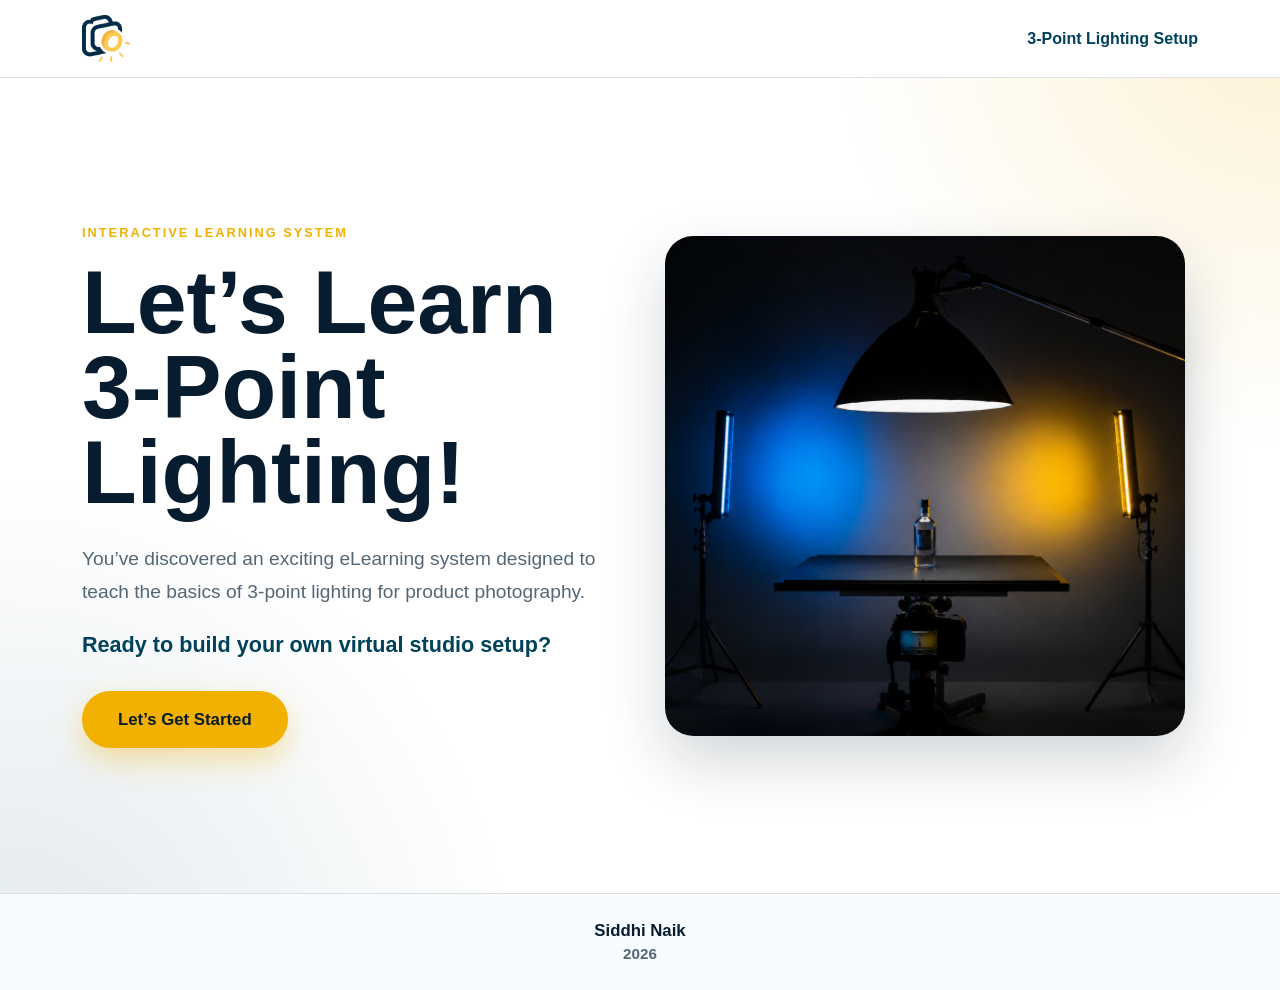
<file: HCI520/index.html>
<!DOCTYPE html>
<html lang="en">
<head>
  <meta charset="UTF-8" />
  <meta name="viewport" content="width=device-width, initial-scale=1.0" />

  <title>LightLab Studio</title>

  <!-- Bootstrap -->
  <link 
    href="https://cdn.jsdelivr.net/npm/bootstrap@5.3.3/dist/css/bootstrap.min.css" 
    rel="stylesheet"
  />

  <!-- Custom CSS -->
  <link rel="stylesheet" href="style.css" />
</head>

<body>

  <div class="page-wrapper">

    <!-- Header -->
    <nav class="navbar navbar-expand-lg bg-white border-bottom">
      <div class="container">

        <a class="navbar-brand d-flex align-items-center gap-2" href="index.html">
          
          <!-- LightLab Logo without background -->
          <div class="logo-mark">
            <img src="colored-logo.png" alt="LightLab Studio Logo" class="logo-img">
          </div>

          
        </a>

        <span class="navbar-text d-none d-md-block">
          3-Point Lighting Setup
        </span>

      </div>
    </nav>

    <!-- Hero Section -->
    <main class="container hero-section">
      <div class="row align-items-center min-vh-75">

        <!-- Left Text -->
        <div class="col-lg-6">
          <p class="small-label">interactive learning system</p>

          <h1 class="hero-title">
            Let’s Learn<br>
            3-Point Lighting!
          </h1>

          <p class="hero-text">
            You’ve discovered an exciting eLearning system designed to teach
            the basics of 3-point lighting for product photography.
          </p>

          <p class="hero-question">
            Ready to build your own virtual studio setup?
          </p>

          <a href="studio-guide.html" class="btn start-btn">
            Let’s Get Started
          </a>
        </div>

        <!-- Right Image -->
        <div class="col-lg-6 mt-5 mt-lg-0">
          <div class="image-wrap">
            <img src="indexphoto.png" alt="Photography lighting setup" class="main-hero-image">
          </div>
        </div>

      </div>
    </main>

    <!-- Footer -->
    <footer class="footer-section">
      <div class="container text-center">
        <p class="footer-name mb-0">Siddhi Naik</p>
        <p class="footer-year mb-0">2026</p>
      </div>
    </footer>

  </div>

</body>
</html>
</file>
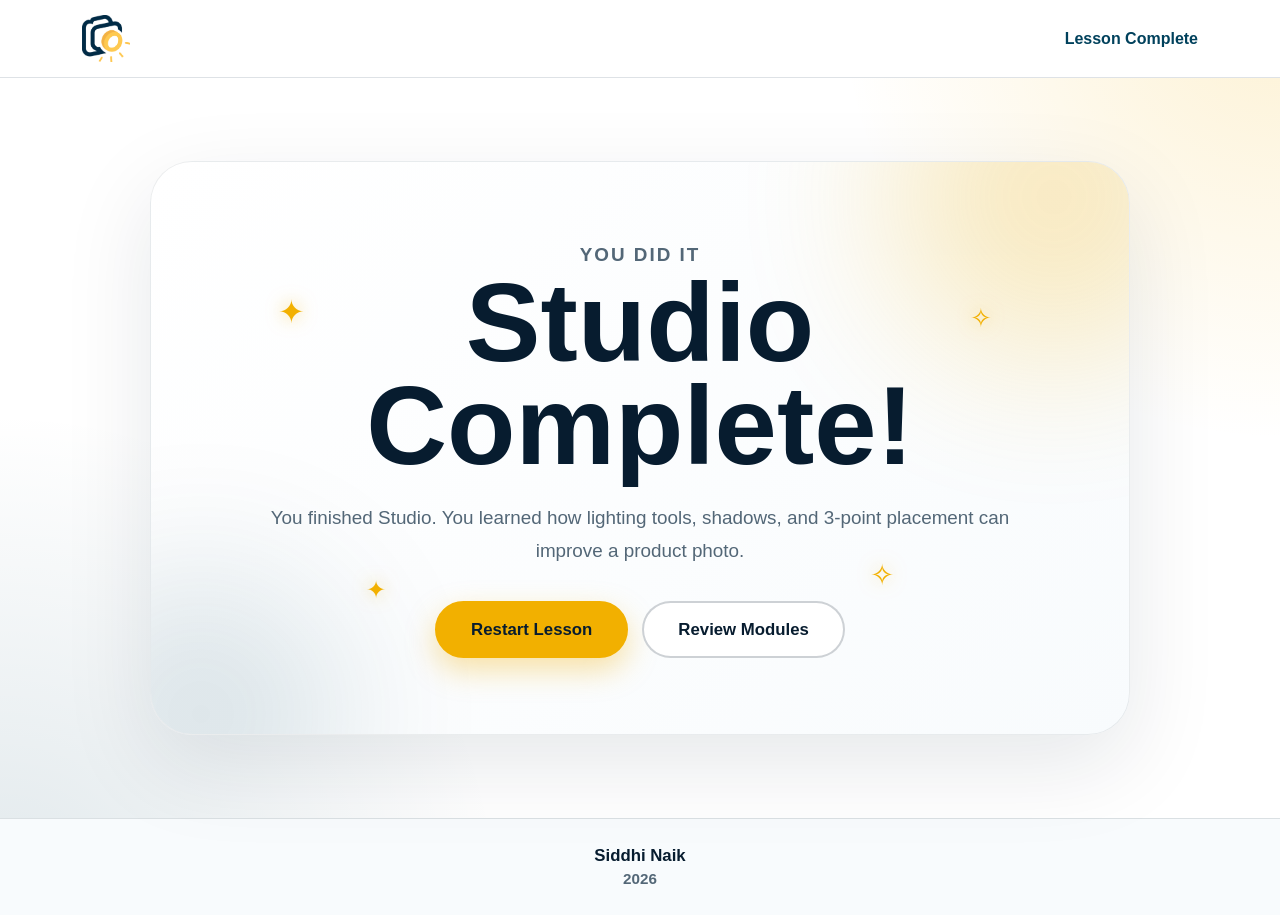
<file: HCI520/done.html>
<!DOCTYPE html>
<html lang="en">
<head>
  <meta charset="UTF-8" />
  <meta name="viewport" content="width=device-width, initial-scale=1.0" />

  <title>Done</title>

  <link 
    href="https://cdn.jsdelivr.net/npm/bootstrap@5.3.3/dist/css/bootstrap.min.css" 
    rel="stylesheet"
  />

  <link rel="stylesheet" href="style.css" />
</head>

<body>

  <div class="page-wrapper">

    <!-- Navbar -->
    <nav class="navbar navbar-expand-lg bg-white border-bottom">
      <div class="container">

        <a class="navbar-brand d-flex align-items-center gap-2" href="index.html">
          <div class="logo-mark">
            <img src="colored-logo.png" alt="LightLab Studio Logo" class="logo-img">
          </div>
          
        </a>

        <span class="navbar-text d-none d-md-block">
          Lesson Complete
        </span>

      </div>
    </nav>

    <main class="container done-page-simple">

      <!-- Final Complete Box -->
      <section class="done-complete-box">

        <div class="done-glow-yellow"></div>
        <div class="done-glow-blue"></div>

        <span class="done-spark spark-one">✦</span>
        <span class="done-spark spark-two">✧</span>
        <span class="done-spark spark-three">✦</span>
        <span class="done-spark spark-four">✧</span>

        <div class="done-complete-content">

          <p class="done-small-text">
            You did it
          </p>

          <h1>
            Studio Complete!
          </h1>

          <p>
            You finished Studio. You learned how lighting tools, shadows,
            and 3-point placement can improve a product photo.
          </p>

          <div class="done-buttons">
            <a href="index.html" class="btn start-btn">Restart Lesson</a>
            <a href="module1.html" class="btn back-btn">Review Modules</a>
          </div>

        </div>

      </section>

    </main>

    <!-- Footer -->
    <footer class="footer-section">
      <div class="container text-center">
        <p class="footer-name mb-0">Siddhi Naik</p>
        <p class="footer-year mb-0">2026</p>
      </div>
    </footer>

  </div>

</body>
</html>
</file>
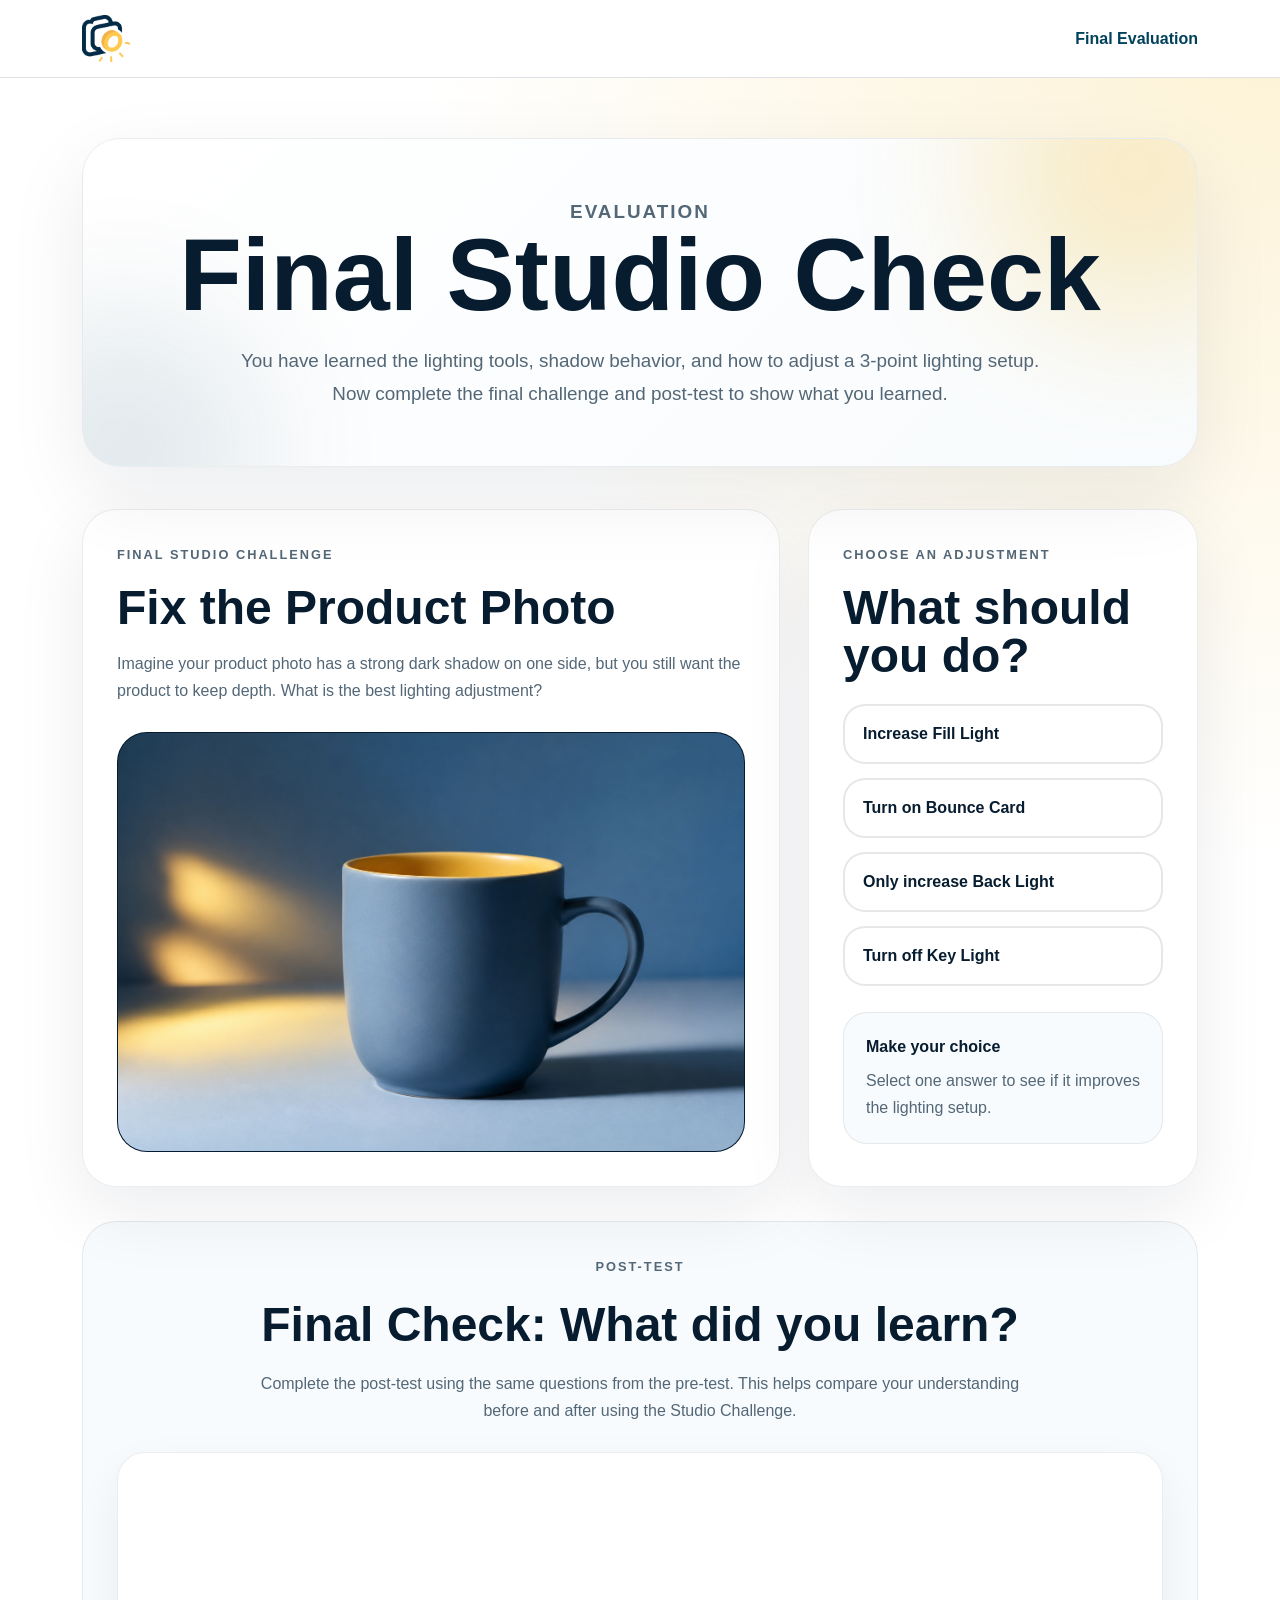
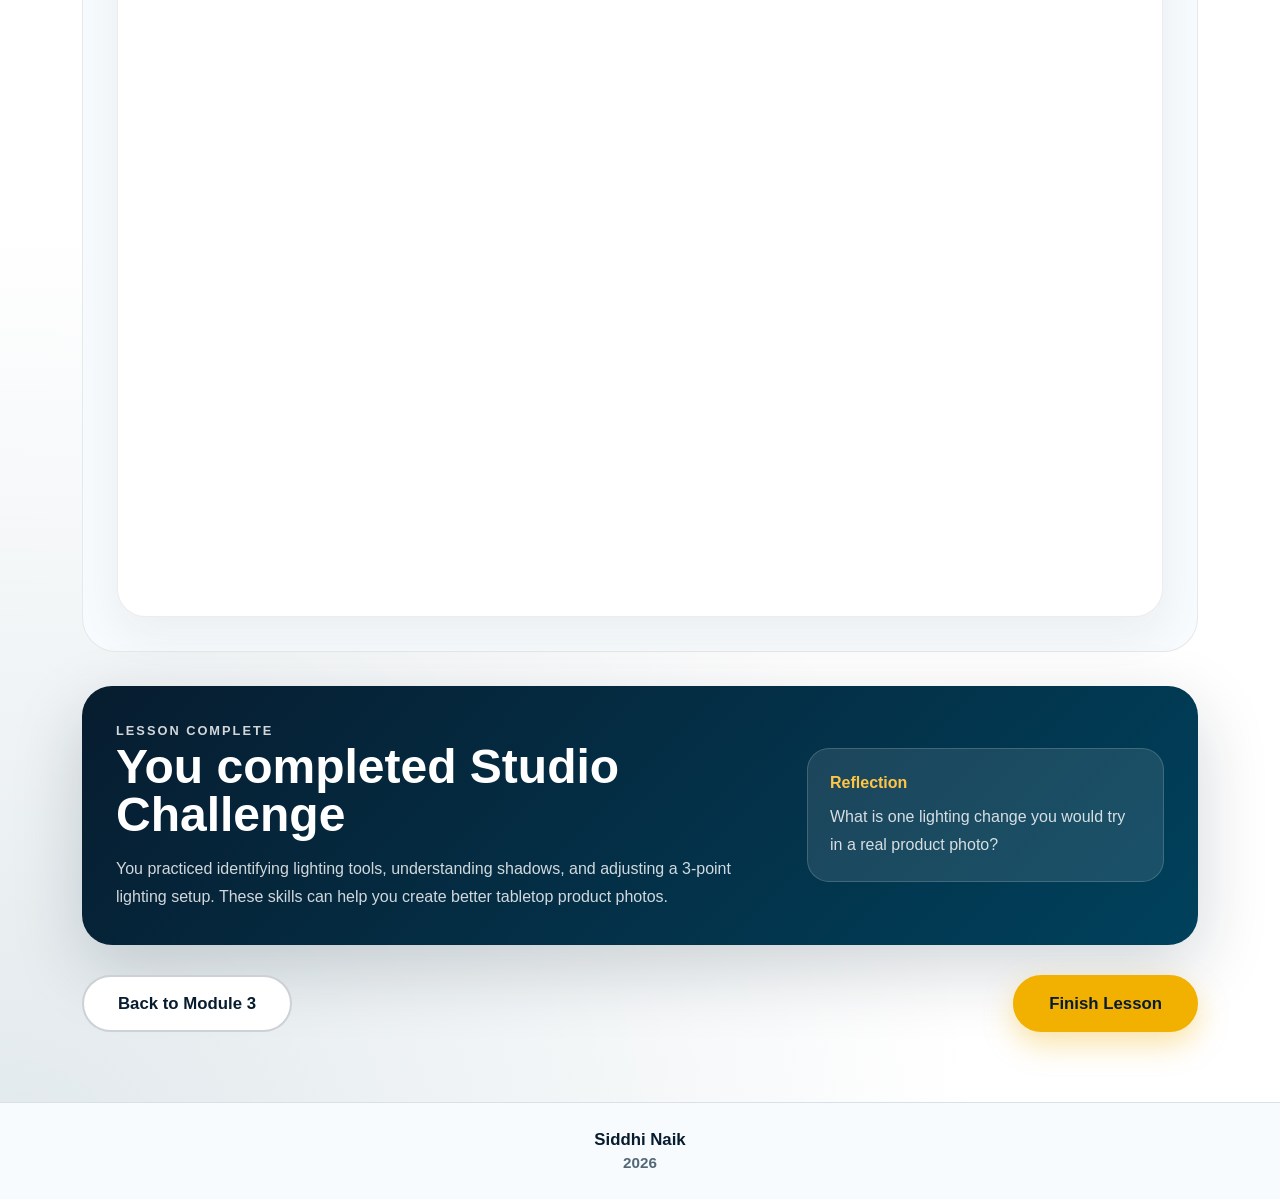
<file: HCI520/evaluation.html>
<!DOCTYPE html>
<html lang="en">
<head>
  <meta charset="UTF-8" />
  <meta name="viewport" content="width=device-width, initial-scale=1.0" />

  <title>Evaluation</title>

  <link 
    href="https://cdn.jsdelivr.net/npm/bootstrap@5.3.3/dist/css/bootstrap.min.css" 
    rel="stylesheet"
  />

  <link rel="stylesheet" href="style.css" />
</head>

<body>

  <div class="page-wrapper">

    <nav class="navbar navbar-expand-lg bg-white border-bottom">
      <div class="container">

        <a class="navbar-brand d-flex align-items-center gap-2" href="index.html">
          <div class="logo-mark">
            <img src="colored-logo.png" alt="LightLab Studio Logo" class="logo-img">
          </div>
          
        </a>

        <span class="navbar-text d-none d-md-block">
          Final Evaluation
        </span>

      </div>
    </nav>

    <main class="container evaluation-page">

      <!-- Top Box -->
      <section class="evaluation-hero-wow">

        <div class="evaluation-glow-yellow"></div>
        <div class="evaluation-glow-blue"></div>

        <div class="evaluation-hero-content">

          <p class="evaluation-module-text">
            Evaluation
          </p>

          <h1>
            Final Studio Check
          </h1>

          <p>
            You have learned the lighting tools, shadow behavior, and how to adjust a 3-point lighting setup.
            Now complete the final challenge and post-test to show what you learned.
          </p>

        </div>

      </section>

      <!-- Final Challenge -->
      <section class="evaluation-challenge-layout">

        <!-- Left Scenario -->
        <section class="challenge-scenario-card">

          <p class="small-label">final studio challenge</p>

          <h2>
            Fix the Product Photo
          </h2>

          <p>
            Imagine your product photo has a strong dark shadow on one side, but you still want the product to keep depth.
            What is the best lighting adjustment?
          </p>

          <div class="challenge-photo-box">
            <img 
              src="evaluationimg.png" 
              alt="Product photo with strong shadow" 
              class="challenge-product-image"
            >
          </div>

        </section>

        <!-- Right Interactive Answers -->
        <section class="challenge-answer-card">

          <p class="small-label">choose an adjustment</p>

          <h2>
            What should you do?
          </h2>

          <div class="challenge-options">

            <button onclick="checkChallenge('fill', this)" class="challenge-option-btn">
              Increase Fill Light
            </button>

            <button onclick="checkChallenge('bounce', this)" class="challenge-option-btn">
              Turn on Bounce Card
            </button>

            <button onclick="checkChallenge('back', this)" class="challenge-option-btn">
              Only increase Back Light
            </button>

            <button onclick="checkChallenge('keyoff', this)" class="challenge-option-btn">
              Turn off Key Light
            </button>

          </div>

          <div class="challenge-feedback-box" id="challengeFeedbackBox">

            <span id="challengeFeedbackTitle">
              Make your choice
            </span>

            <p id="challengeFeedbackText">
              Select one answer to see if it improves the lighting setup.
            </p>

          </div>

        </section>

      </section>

      <!-- Post-Test Section -->
      <section class="post-test-section">

        <div class="post-test-intro">

          <p class="small-label">post-test</p>

          <h2>
            Final Check: What did you learn?
          </h2>

          <p>
            Complete the post-test using the same questions from the pre-test. This helps compare your understanding
            before and after using the Studio Challenge.
          </p>

        </div>

        <div class="google-form-box">

         
          <iframe 
            src="https://docs.google.com/forms/d/e/1FAIpQLSdkxQfU4hWRmMFqPG6lgHqYHQSDe7WEBYn2KRvKngzCaCFhKA/viewform"
            width="100%" 
            height="720" 
            frameborder="0" 
            marginheight="0" 
            marginwidth="0">
            Loading…
          </iframe>

        </div>

      </section>

      <!-- Completion Message -->
      <section class="completion-section">

        <div>
          <p class="small-label">lesson complete</p>

          <h2>
            You completed Studio Challenge
          </h2>

          <p>
            You practiced identifying lighting tools, understanding shadows, and adjusting a 3-point lighting setup.
            These skills can help you create better tabletop product photos.
          </p>
        </div>

        <div class="completion-card">
          <span>Reflection</span>
          <p>
            What is one lighting change you would try in a real product photo?
          </p>
        </div>

      </section>

      <!-- Navigation -->
      <div class="page-buttons">
        <a href="module3.html" class="btn back-btn">Back to Module 3</a>
        <a href="done.html" class="btn start-btn">Finish Lesson</a>
      </div>

    </main>

    <footer class="footer-section">
      <div class="container text-center">
        <p class="footer-name mb-0">Siddhi Naik</p>
        <p class="footer-year mb-0">2026</p>
      </div>
    </footer>

  </div>

  <script>
    function checkChallenge(answer, button) {
      const feedbackBox = document.getElementById("challengeFeedbackBox");
      const feedbackTitle = document.getElementById("challengeFeedbackTitle");
      const feedbackText = document.getElementById("challengeFeedbackText");

      document.querySelectorAll(".challenge-option-btn").forEach(btn => {
        btn.classList.remove("active", "wrong");
      });

      button.classList.add("active");

      if (answer === "fill") {
        feedbackBox.className = "challenge-feedback-box correct";
        feedbackTitle.textContent = "Good choice";
        feedbackText.textContent = "Increasing the Fill Light can soften the dark shadow side while still keeping some depth.";
      }

      else if (answer === "bounce") {
        feedbackBox.className = "challenge-feedback-box correct";
        feedbackTitle.textContent = "Good choice";
        feedbackText.textContent = "A Bounce Card reflects light back into the shadow side and helps reduce harsh shadows softly.";
      }

      else if (answer === "back") {
        button.classList.add("wrong");
        feedbackBox.className = "challenge-feedback-box wrong";
        feedbackTitle.textContent = "Not the best fix";
        feedbackText.textContent = "Back Light helps separation, but it does not directly fix a harsh shadow on the front or side.";
      }

      else {
        button.classList.add("wrong");
        feedbackBox.className = "challenge-feedback-box wrong";
        feedbackTitle.textContent = "Try again";
        feedbackText.textContent = "Turning off the Key Light removes the main direction of light. A better fix is Fill Light or Bounce Card.";
      }
    }
  </script>

</body>
</html>
</file>
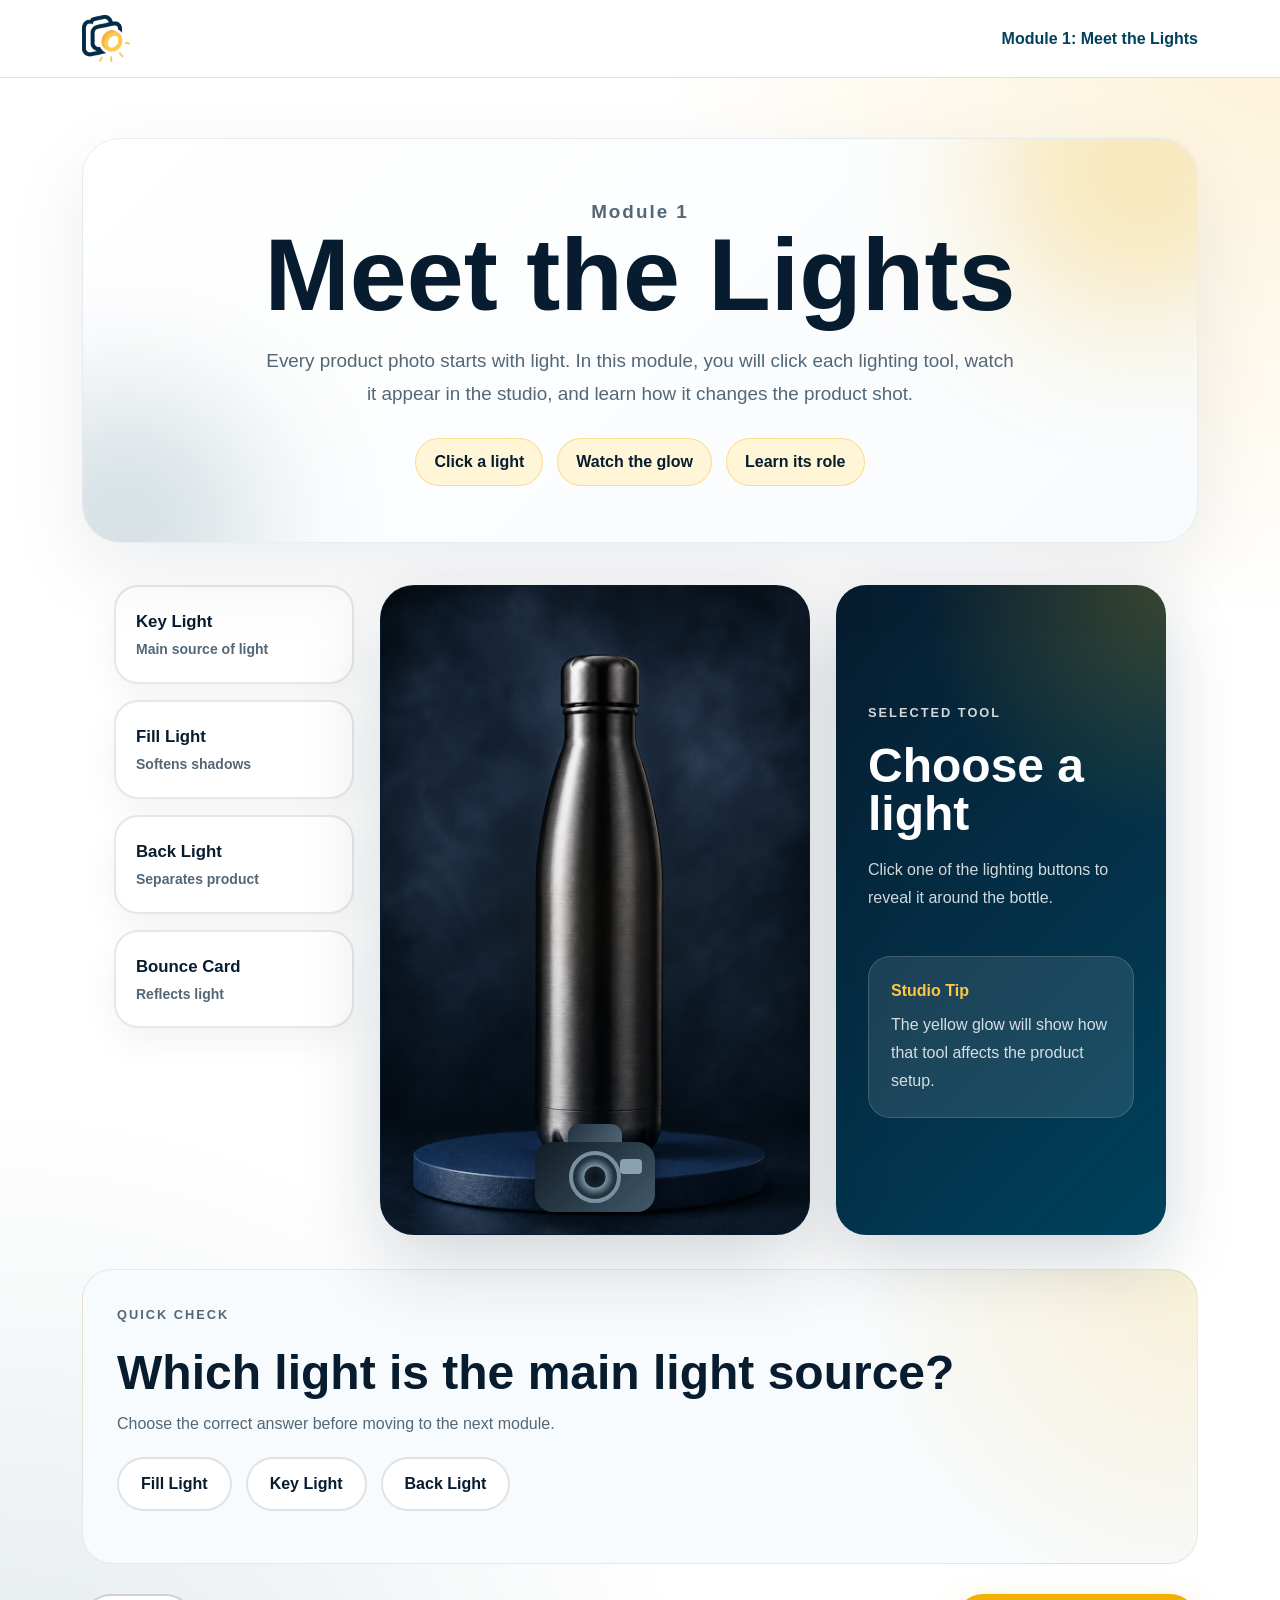
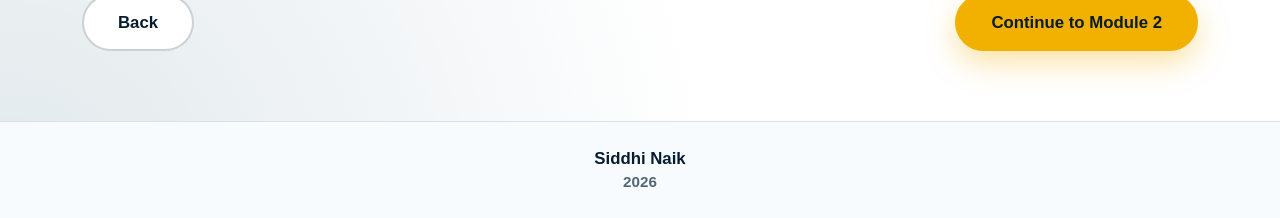
<file: HCI520/module1.html>
<!DOCTYPE html>
<html lang="en">
<head>
  <meta charset="UTF-8" />
  <meta name="viewport" content="width=device-width, initial-scale=1.0" />

  <title>Module 1 | Meet the Lights</title>

  <link 
    href="https://cdn.jsdelivr.net/npm/bootstrap@5.3.3/dist/css/bootstrap.min.css" 
    rel="stylesheet"
  />

  <link rel="stylesheet" href="style.css" />
</head>

<body>

  <div class="page-wrapper">

    <nav class="navbar navbar-expand-lg bg-white border-bottom">
      <div class="container">

        <a class="navbar-brand d-flex align-items-center gap-2" href="index.html">
          <div class="logo-mark">
            <img src="colored-logo.png" alt="LightLab Studio Logo" class="logo-img">
          </div>
         
        </a>

        <span class="navbar-text d-none d-md-block">
          Module 1: Meet the Lights
        </span>

      </div>
    </nav>

    <main class="container module1-page">

      <!-- Fun Intro -->
      <section class="module1-hero-wow">

        <div class="module1-glow-yellow"></div>
        <div class="module1-glow-blue"></div>

        <div class="module1-hero-content">

          <p class="module-one-badge">
            Module 1
          </p>

          <h1>
            Meet the Lights
          </h1>

          <p>
            Every product photo starts with light. In this module, you will click each lighting tool,
            watch it appear in the studio, and learn how it changes the product shot.
          </p>

          <div class="module1-mini-flow">
            <span>Click a light</span>
            <span>Watch the glow</span>
            <span>Learn its role</span>
          </div>

        </div>

      </section>

      <!-- Main Layout -->
      <section class="module1-portrait-layout">

        <!-- Left Controls -->
        <aside class="portrait-controls">

          <button class="light-control-card" onclick="showLight('key', this)">
            <span>Key Light</span>
            <small>Main source of light</small>
          </button>

          <button class="light-control-card" onclick="showLight('fill', this)">
            <span>Fill Light</span>
            <small>Softens shadows</small>
          </button>

          <button class="light-control-card" onclick="showLight('back', this)">
            <span>Back Light</span>
            <small>Separates product</small>
          </button>

          <button class="light-control-card" onclick="showLight('bounce', this)">
            <span>Bounce Card</span>
            <small>Reflects light</small>
          </button>

        </aside>

        <!-- Portrait Studio Image -->
        <section class="portrait-studio-frame">

          <img src="bottle image .png" alt="Metal bottle product" class="portrait-studio-image">

          <!-- Rays -->
          <div class="studio-ray ray-key"></div>
          <div class="studio-ray ray-fill"></div>
          <div class="studio-ray ray-back"></div>
          <div class="studio-ray ray-bounce"></div>

          <!-- Lights hidden until clicked -->
          <div class="studio-tool-light key-position">
            <div class="softbox-head"></div>
            <div class="softbox-stand"></div>
          </div>

          <div class="studio-tool-light fill-position">
            <div class="softbox-head"></div>
            <div class="softbox-stand"></div>
          </div>

          <div class="studio-tool-light back-position">
            <div class="softbox-head"></div>
            <div class="softbox-stand"></div>
          </div>

          <!-- Bounce card hidden until clicked -->
          <div class="studio-bounce-card">
            <div class="bounce-card-face"></div>
          </div>

          <!-- Camera always visible -->
          <div class="studio-camera-real">
            <div class="camera-top-shape"></div>
            <div class="camera-body-shape">
              <div class="camera-lens-shape"></div>
              <div class="camera-small-detail"></div>
            </div>
          </div>

        </section>

        <!-- Right Description -->
        <aside class="light-description-panel empty-state" id="descriptionPanel">

          <p class="small-label">selected tool</p>

          <h2 id="lightTitle">Choose a light</h2>

          <p id="lightDescription">
            Click one of the lighting buttons to reveal it around the bottle.
          </p>

          <div class="description-tip">
            <span>Studio Tip</span>
            <p id="lightTip">
              The yellow glow will show how that tool affects the product setup.
            </p>
          </div>

        </aside>

      </section>

      <!-- Quick Check -->
      <section class="module1-check">

        <div>
          <p class="small-label">quick check</p>
          <h2>Which light is the main light source?</h2>
          <p>Choose the correct answer before moving to the next module.</p>
        </div>

        <div class="check-options">
          <button onclick="checkAnswer('fill')" class="answer-btn">Fill Light</button>
          <button onclick="checkAnswer('key')" class="answer-btn">Key Light</button>
          <button onclick="checkAnswer('back')" class="answer-btn">Back Light</button>
        </div>

        <p id="answerFeedback" class="answer-feedback"></p>

      </section>

      <div class="page-buttons">
        <a href="studio-guide.html" class="btn back-btn">Back</a>
        <a href="module2.html" class="btn start-btn">Continue to Module 2</a>
      </div>

    </main>

    <footer class="footer-section">
      <div class="container text-center">
        <p class="footer-name mb-0">Siddhi Naik</p>
        <p class="footer-year mb-0">2026</p>
      </div>
    </footer>

  </div>

  <script>
    function showLight(type, button) {
      const title = document.getElementById("lightTitle");
      const description = document.getElementById("lightDescription");
      const tip = document.getElementById("lightTip");
      const panel = document.getElementById("descriptionPanel");

      panel.classList.remove("empty-state");

      document.querySelectorAll(".light-control-card").forEach(btn => {
        btn.classList.remove("active");
      });

      button.classList.add("active");

      document.querySelectorAll(".studio-tool-light").forEach(light => {
        light.classList.remove("show-tool");
      });

      document.querySelector(".studio-bounce-card").classList.remove("show-bounce");

      document.querySelectorAll(".studio-ray").forEach(ray => {
        ray.classList.remove("show-ray");
      });

      if (type === "key") {
        title.textContent = "Key Light";
        description.textContent = "The Key Light is the main light source. It creates the strongest direction of light and sets the main look of the product photo.";
        tip.textContent = "Start with the Key Light first because it controls the overall mood and shadow direction.";
        document.querySelector(".key-position").classList.add("show-tool");
        document.querySelector(".ray-key").classList.add("show-ray");
      }

      if (type === "fill") {
        title.textContent = "Fill Light";
        description.textContent = "The Fill Light is placed on the opposite side of the Key Light. It softens dark shadows without removing depth completely.";
        tip.textContent = "Use Fill Light gently. Too much fill can make the product look flat.";
        document.querySelector(".fill-position").classList.add("show-tool");
        document.querySelector(".ray-fill").classList.add("show-ray");
      }

      if (type === "back") {
        title.textContent = "Back Light";
        description.textContent = "The Back Light is placed behind the product. It helps separate the product from the background and creates a clean edge.";
        tip.textContent = "Back Light is especially useful when the product is dark or close to the background color.";
        document.querySelector(".back-position").classList.add("show-tool");
        document.querySelector(".ray-back").classList.add("show-ray");
      }

      if (type === "bounce") {
        title.textContent = "Bounce Card";
        description.textContent = "A Bounce Card reflects light back onto the product. It helps brighten dark areas and soften shadows.";
        tip.textContent = "A simple white card can work as a bounce card in real tabletop photography.";
        document.querySelector(".studio-bounce-card").classList.add("show-bounce");
        document.querySelector(".ray-bounce").classList.add("show-ray");
      }
    }

    function checkAnswer(answer) {
      const feedback = document.getElementById("answerFeedback");

      if (answer === "key") {
        feedback.textContent = "Correct. The Key Light is the main light source.";
        feedback.className = "answer-feedback correct-answer";
      } else {
        feedback.textContent = "Try again. The main light source controls the strongest direction of light.";
        feedback.className = "answer-feedback wrong-answer";
      }
    }
  </script>

</body>
</html>
</file>
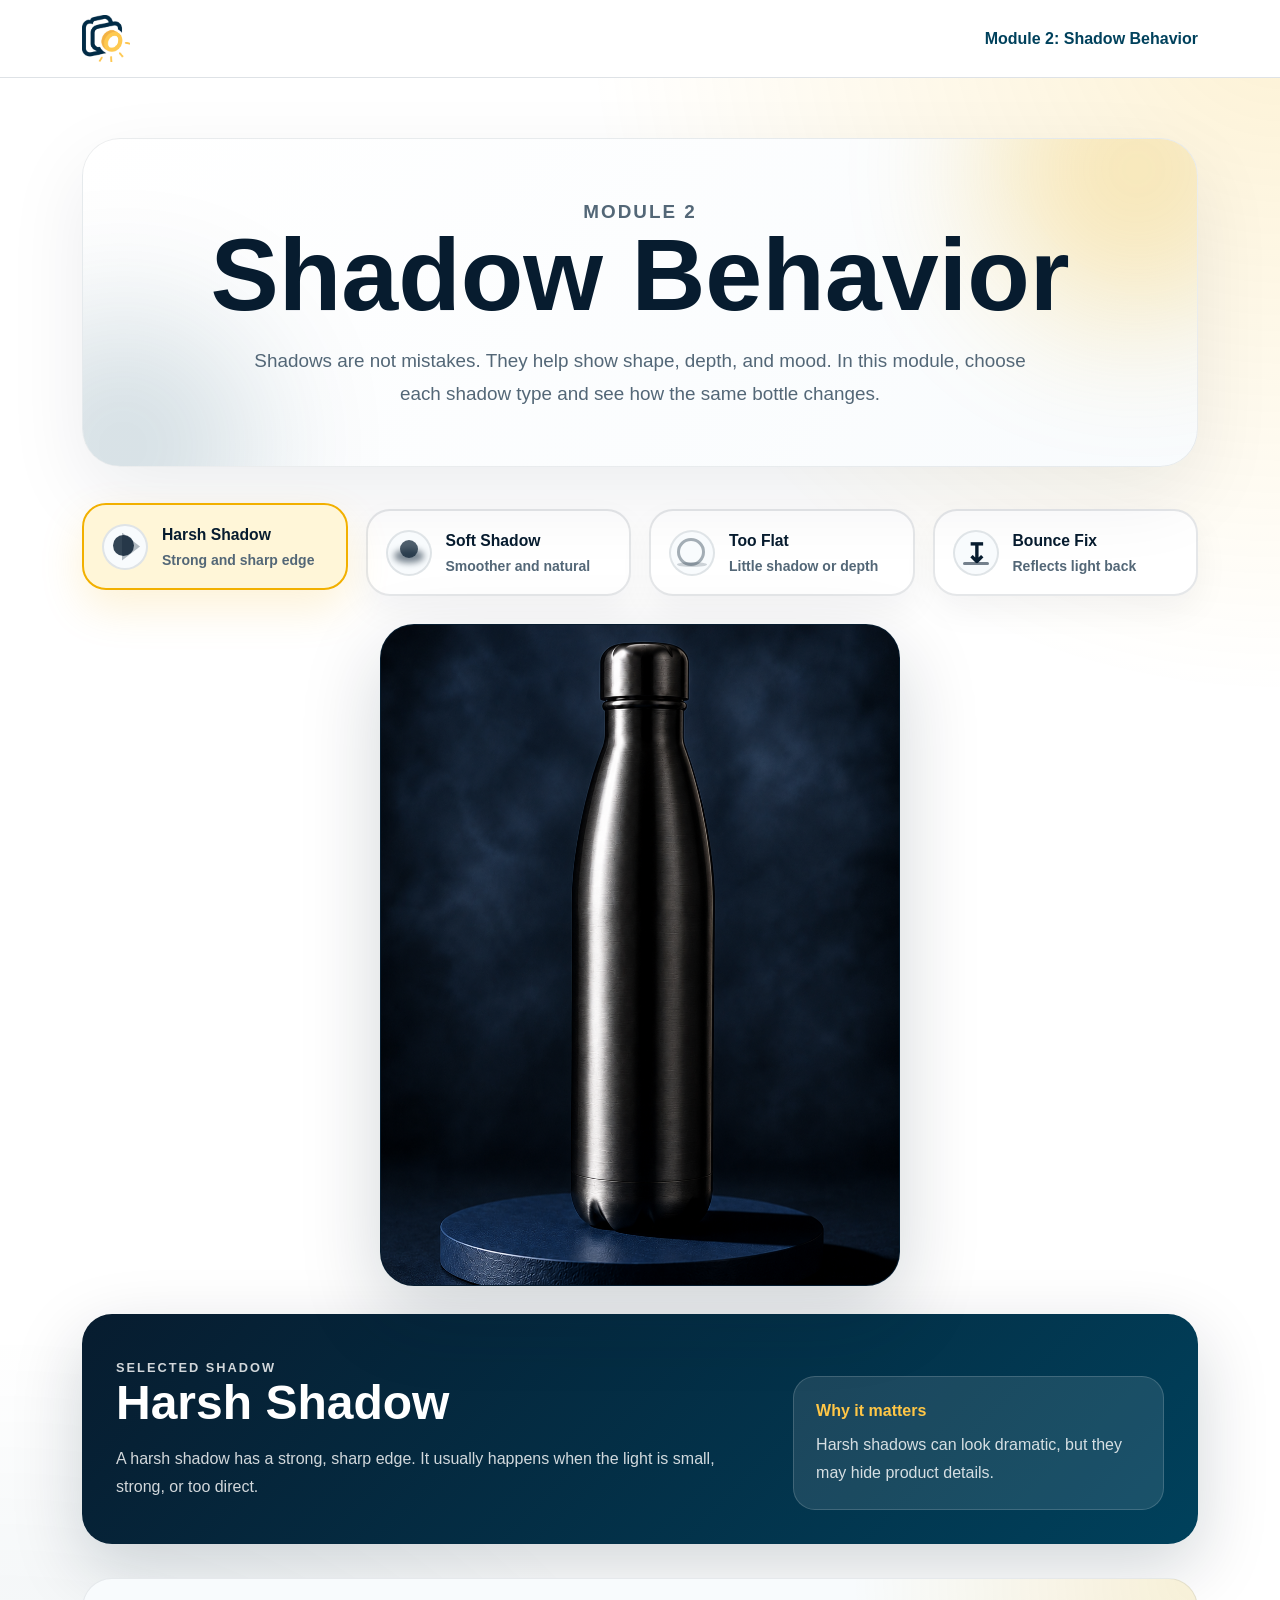
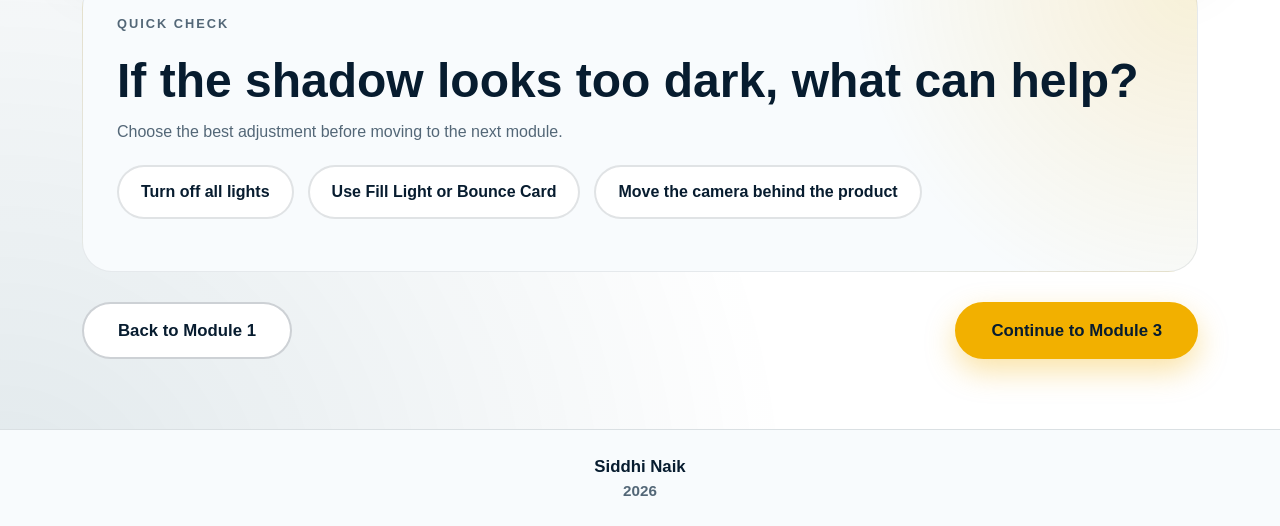
<file: HCI520/module2.html>
<!DOCTYPE html>
<html lang="en">
<head>
  <meta charset="UTF-8" />
  <meta name="viewport" content="width=device-width, initial-scale=1.0" />

  <title>Module 2 | Shadow Behavior</title>

  <link 
    href="https://cdn.jsdelivr.net/npm/bootstrap@5.3.3/dist/css/bootstrap.min.css" 
    rel="stylesheet"
  />

  <link rel="stylesheet" href="style.css" />
</head>

<body>

  <div class="page-wrapper">

    <nav class="navbar navbar-expand-lg bg-white border-bottom">
      <div class="container">

        <a class="navbar-brand d-flex align-items-center gap-2" href="index.html">
          <div class="logo-mark">
            <img src="colored-logo.png" alt="LightLab Studio Logo" class="logo-img">
          </div>
       
        </a>

        <span class="navbar-text d-none d-md-block">
          Module 2: Shadow Behavior
        </span>

      </div>
    </nav>

    <main class="container module2-page">

      <!-- Top Box -->
      <section class="module2-hero-wow">

        <div class="module2-glow-yellow"></div>
        <div class="module2-glow-blue"></div>

        <div class="module2-hero-content">

          <p class="module-two-text">
            Module 2
          </p>

          <h1>
            Shadow Behavior
          </h1>

          <p>
            Shadows are not mistakes. They help show shape, depth, and mood.
            In this module, choose each shadow type and see how the same bottle changes.
          </p>

        </div>

      </section>

      <!-- Shadow Options -->
      <section class="shadow-options-grid">

        <button class="shadow-choice active" onclick="showShadow('harsh', this)">
          <span class="shadow-choice-icon harsh-shadow-icon"></span>
          <div>
            <strong>Harsh Shadow</strong>
            <small>Strong and sharp edge</small>
          </div>
        </button>

        <button class="shadow-choice" onclick="showShadow('soft', this)">
          <span class="shadow-choice-icon soft-shadow-icon"></span>
          <div>
            <strong>Soft Shadow</strong>
            <small>Smoother and natural</small>
          </div>
        </button>

        <button class="shadow-choice" onclick="showShadow('flat', this)">
          <span class="shadow-choice-icon flat-shadow-icon"></span>
          <div>
            <strong>Too Flat</strong>
            <small>Little shadow or depth</small>
          </div>
        </button>

        <button class="shadow-choice" onclick="showShadow('bounce', this)">
          <span class="shadow-choice-icon bounce-shadow-icon"></span>
          <div>
            <strong>Bounce Fix</strong>
            <small>Reflects light back</small>
          </div>
        </button>

      </section>

      <!-- Main Image -->
      <section class="shadow-main-showcase">

        <img 
          src="Harsh Shadow.png" 
          alt="Harsh shadow bottle example" 
          class="shadow-showcase-image" 
          id="shadowMainImage"
        >

      </section>

      <!-- Explanation Under Image -->
      <section class="shadow-info-wide">

        <div>
          <p class="small-label">selected shadow</p>

          <h2 id="shadowTitle">
            Harsh Shadow
          </h2>

          <p id="shadowDescription">
            A harsh shadow has a strong, sharp edge. It usually happens when the light is small, strong, or too direct.
          </p>
        </div>

        <div class="shadow-tip">
          <span>Why it matters</span>
          <p id="shadowTip">
            Harsh shadows can look dramatic, but they may hide product details.
          </p>
        </div>

      </section>

      <!-- Quick Check -->
      <section class="module2-check">

        <div>
          <p class="small-label">quick check</p>
          <h2>If the shadow looks too dark, what can help?</h2>
          <p>Choose the best adjustment before moving to the next module.</p>
        </div>

        <div class="check-options">
          <button onclick="checkShadowAnswer('turnoff')" class="answer-btn">Turn off all lights</button>
          <button onclick="checkShadowAnswer('bounce')" class="answer-btn">Use Fill Light or Bounce Card</button>
          <button onclick="checkShadowAnswer('camera')" class="answer-btn">Move the camera behind the product</button>
        </div>

        <p id="shadowFeedback" class="answer-feedback"></p>

      </section>

      <div class="page-buttons">
        <a href="module1.html" class="btn back-btn">Back to Module 1</a>
        <a href="module3.html" class="btn start-btn">Continue to Module 3</a>
      </div>

    </main>

    <footer class="footer-section">
      <div class="container text-center">
        <p class="footer-name mb-0">Siddhi Naik</p>
        <p class="footer-year mb-0">2026</p>
      </div>
    </footer>

  </div>

  <script>
    const shadowData = {
      harsh: {
        title: "Harsh Shadow",
        image: "/Users/siddhinaik/Desktop/HCI520/Harsh Shadow.png",
        alt: "Harsh shadow bottle example",
        description: "A harsh shadow has a strong, sharp edge. It usually happens when the light is small, strong, or too direct.",
        tip: "Harsh shadows can look dramatic, but they may hide product details."
      },

      soft: {
        title: "Soft Shadow",
        image: "/Users/siddhinaik/Desktop/HCI520/Soft .png",
        alt: "Soft shadow bottle example",
        description: "A soft shadow has smoother edges. It looks more natural and keeps the product grounded without looking too harsh.",
        tip: "Soft shadows are usually better for clean product photos because they still show depth."
      },

      flat: {
        title: "Too Flat",
        image: "/Users/siddhinaik/Desktop/HCI520/Too Flat .png",
        alt: "Too flat bottle lighting example",
        description: "Too flat means there is very little shadow. The product can lose shape because there is not enough contrast.",
        tip: "Do not remove every shadow. A little shadow helps the product look real."
      },

      bounce: {
        title: "Bounce Fix",
        image: "/Users/siddhinaik/Desktop/HCI520/Bounce Fix.png",
        alt: "Bounce fix bottle example",
        description: "A bounce fix reflects light back onto the dark side of the product. It brightens the shadow while keeping some depth.",
        tip: "A white card can bounce light back into the dark side and make the image look more balanced."
      }
    };

    function showShadow(type, button) {
      const data = shadowData[type];

      document.getElementById("shadowTitle").textContent = data.title;
      document.getElementById("shadowDescription").textContent = data.description;
      document.getElementById("shadowTip").textContent = data.tip;

      const mainImage = document.getElementById("shadowMainImage");
      mainImage.src = data.image;
      mainImage.alt = data.alt;

      document.querySelectorAll(".shadow-choice").forEach(btn => {
        btn.classList.remove("active");
      });

      button.classList.add("active");
    }

    function checkShadowAnswer(answer) {
      const feedback = document.getElementById("shadowFeedback");

      if (answer === "bounce") {
        feedback.textContent = "Correct. Fill Light or a Bounce Card can soften a dark shadow.";
        feedback.className = "answer-feedback correct-answer";
      } else {
        feedback.textContent = "Try again. Think about what adds light back into the shadow side.";
        feedback.className = "answer-feedback wrong-answer";
      }
    }
  </script>

</body>
</html>
</file>
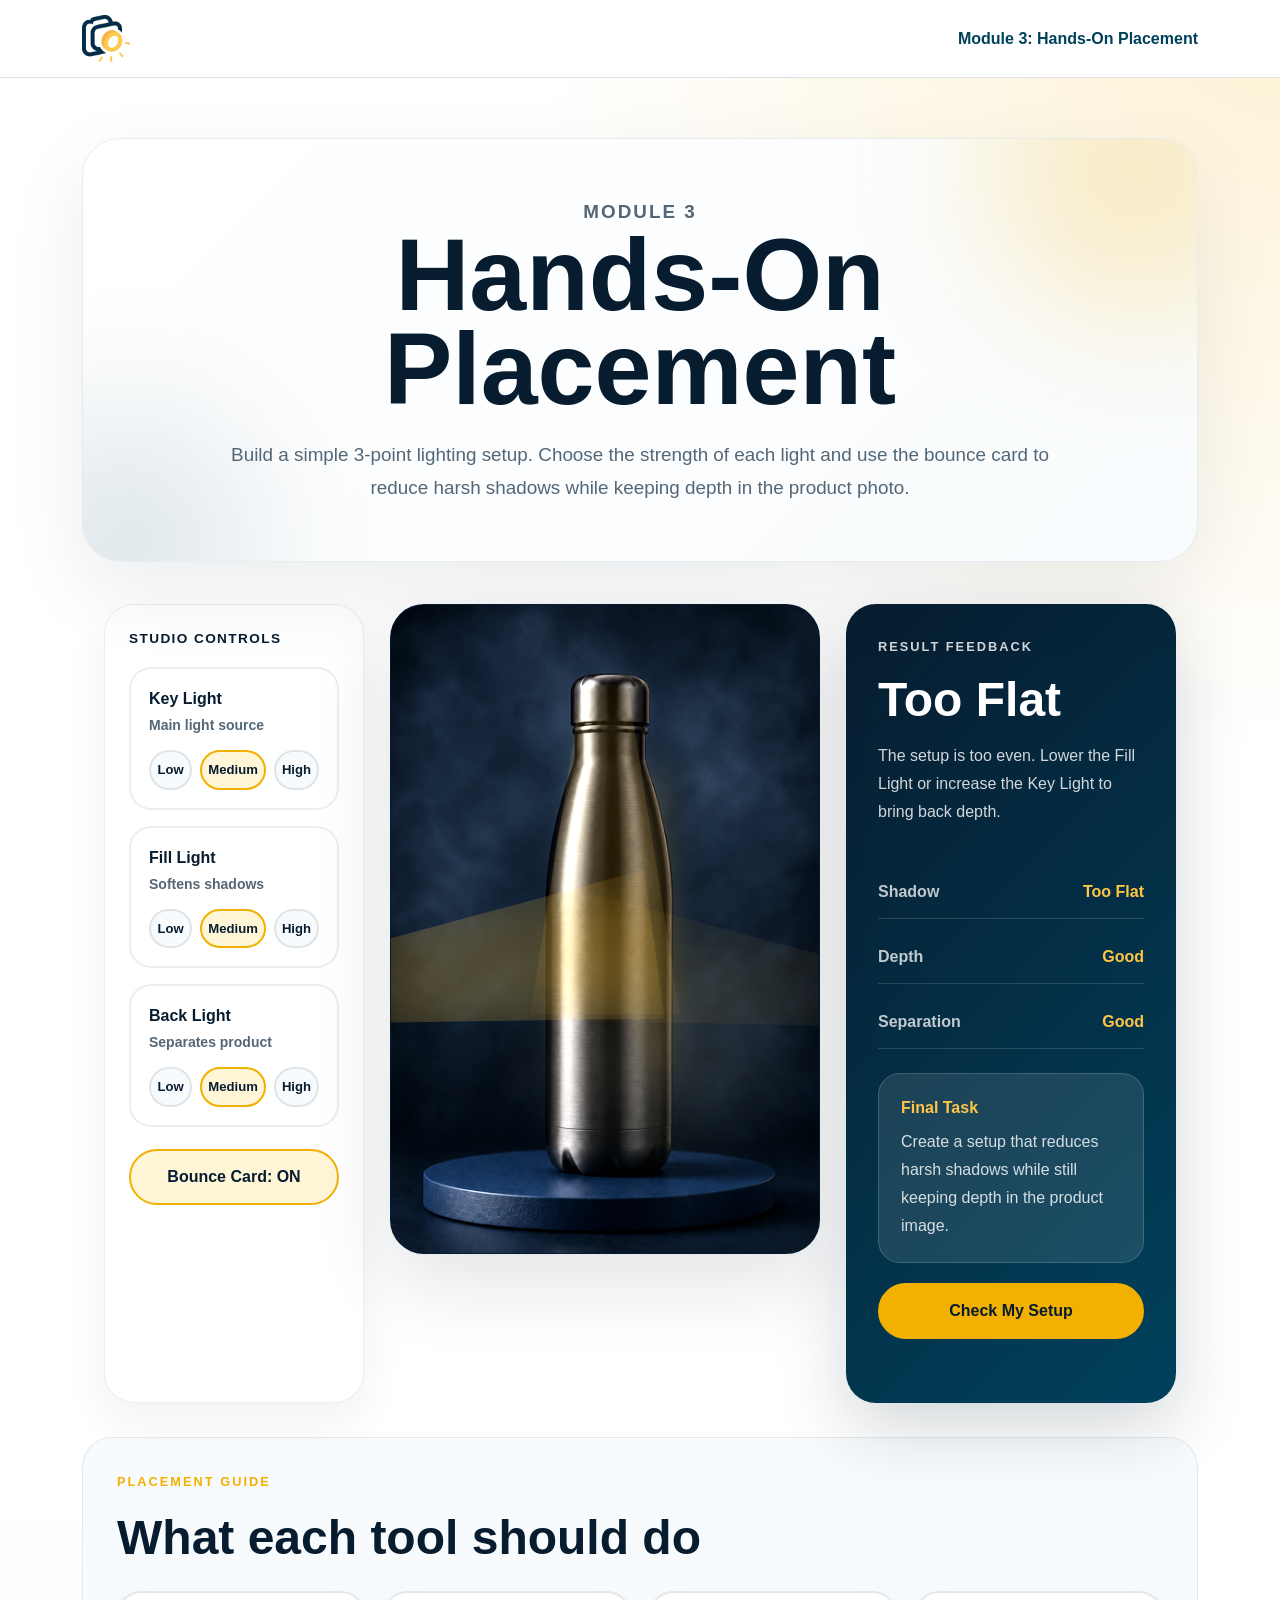
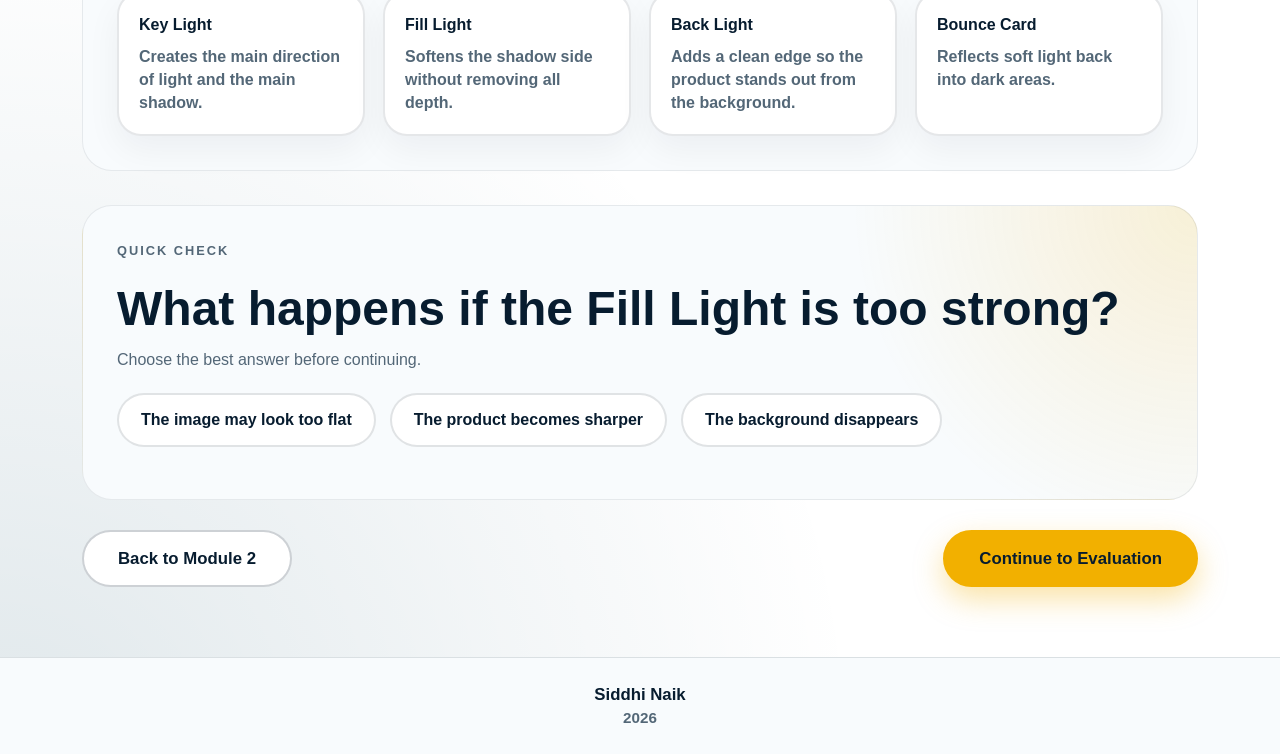
<file: HCI520/module3.html>
<!DOCTYPE html>
<html lang="en">
<head>
  <meta charset="UTF-8" />
  <meta name="viewport" content="width=device-width, initial-scale=1.0" />

  <title>Module 3 | Hands-On Placement</title>

  <link 
    href="https://cdn.jsdelivr.net/npm/bootstrap@5.3.3/dist/css/bootstrap.min.css" 
    rel="stylesheet"
  />

  <link rel="stylesheet" href="style.css" />
</head>

<body>

  <div class="page-wrapper">

    <nav class="navbar navbar-expand-lg bg-white border-bottom">
      <div class="container">

        <a class="navbar-brand d-flex align-items-center gap-2" href="index.html">
          <div class="logo-mark">
            <img src="colored-logo.png" alt="LightLab Studio Logo" class="logo-img">
          </div>
         
        </a>

        <span class="navbar-text d-none d-md-block">
          Module 3: Hands-On Placement
        </span>

      </div>
    </nav>

    <main class="container module3-page">

      <!-- Top Box -->
      <section class="module3-hero-wow">

        <div class="module3-glow-yellow"></div>
        <div class="module3-glow-blue"></div>

        <div class="module3-hero-content">

          <p class="module-three-text">
            Module 3
          </p>

          <h1>
            Hands-On Placement
          </h1>

          <p>
            Build a simple 3-point lighting setup. Choose the strength of each light and use the bounce card
            to reduce harsh shadows while keeping depth in the product photo.
          </p>

        </div>

      </section>

      <!-- Main Module 3 Layout -->
      <section class="module3-placement-layout">

        <!-- Left Controls -->
        <aside class="module3-left-panel">

          <p class="panel-title">Studio Controls</p>

          <div class="light-control-group">
            <span>Key Light</span>
            <small>Main light source</small>

            <div class="level-buttons">
              <button onclick="setLightLevel('key', 35, this)">Low</button>
              <button class="active" onclick="setLightLevel('key', 65, this)">Medium</button>
              <button onclick="setLightLevel('key', 90, this)">High</button>
            </div>
          </div>

          <div class="light-control-group">
            <span>Fill Light</span>
            <small>Softens shadows</small>

            <div class="level-buttons">
              <button onclick="setLightLevel('fill', 25, this)">Low</button>
              <button class="active" onclick="setLightLevel('fill', 45, this)">Medium</button>
              <button onclick="setLightLevel('fill', 75, this)">High</button>
            </div>
          </div>

          <div class="light-control-group">
            <span>Back Light</span>
            <small>Separates product</small>

            <div class="level-buttons">
              <button onclick="setLightLevel('back', 25, this)">Low</button>
              <button class="active" onclick="setLightLevel('back', 55, this)">Medium</button>
              <button onclick="setLightLevel('back', 85, this)">High</button>
            </div>
          </div>

          <button class="bounce-card-toggle active" id="bounceToggle" onclick="toggleBounceCard()">
            Bounce Card: ON
          </button>

        </aside>

        <!-- Center Portrait Image -->
        <section class="module3-center-frame" id="module3PhotoFrame">

          <img src="bottle image .png" alt="Bottle product" class="module3-product-img">

          <div class="m3-key-light-effect" id="keyEffect"></div>
          <div class="m3-fill-light-effect" id="fillEffect"></div>
          <div class="m3-back-light-effect" id="backEffect"></div>
          <div class="m3-bounce-effect" id="bounceEffect"></div>
          <div class="m3-shadow-effect" id="shadowEffect"></div>
          <div class="m3-rim-effect" id="rimEffect"></div>

        </section>

        <!-- Right Info Panel -->
        <aside class="module3-right-panel">

          <p class="small-label">result feedback</p>

          <h2 id="resultTitle">
            Balanced Setup
          </h2>

          <p id="resultDescription">
            This setup has a strong Key Light, a softer Fill Light, a helpful Back Light, and a Bounce Card to control shadows.
          </p>

          <div class="setup-meter-box">

            <div class="meter-row">
              <span>Shadow</span>
              <strong id="shadowStatus">Balanced</strong>
            </div>

            <div class="meter-row">
              <span>Depth</span>
              <strong id="depthStatus">Good</strong>
            </div>

            <div class="meter-row">
              <span>Separation</span>
              <strong id="separationStatus">Good</strong>
            </div>

          </div>

          <div class="final-task-box-simple">
            <span>Final Task</span>
            <p>
              Create a setup that reduces harsh shadows while still keeping depth in the product image.
            </p>
          </div>

          <button class="check-module3-btn" onclick="checkModule3Setup()">
            Check My Setup
          </button>

          <p id="module3SetupFeedback" class="module3-feedback"></p>

        </aside>

      </section>

      <!-- Placement Guide -->
      <section class="module3-guide-section">

        <p class="small-label">placement guide</p>

        <h2>What each tool should do</h2>

        <div class="module3-guide-grid">

          <div class="guide-card">
            <span>Key Light</span>
            <p>Creates the main direction of light and the main shadow.</p>
          </div>

          <div class="guide-card">
            <span>Fill Light</span>
            <p>Softens the shadow side without removing all depth.</p>
          </div>

          <div class="guide-card">
            <span>Back Light</span>
            <p>Adds a clean edge so the product stands out from the background.</p>
          </div>

          <div class="guide-card">
            <span>Bounce Card</span>
            <p>Reflects soft light back into dark areas.</p>
          </div>

        </div>

      </section>

      <!-- Quick Check -->
      <section class="module3-check">

        <div>
          <p class="small-label">quick check</p>
          <h2>What happens if the Fill Light is too strong?</h2>
          <p>Choose the best answer before continuing.</p>
        </div>

        <div class="check-options">
          <button onclick="checkModule3Answer('flat')" class="answer-btn">The image may look too flat</button>
          <button onclick="checkModule3Answer('sharp')" class="answer-btn">The product becomes sharper</button>
          <button onclick="checkModule3Answer('dark')" class="answer-btn">The background disappears</button>
        </div>

        <p id="module3Feedback" class="answer-feedback"></p>

      </section>

      <div class="page-buttons">
        <a href="module2.html" class="btn back-btn">Back to Module 2</a>
        <a href="evaluation.html" class="btn start-btn">Continue to Evaluation</a>
      </div>

    </main>

    <footer class="footer-section">
      <div class="container text-center">
        <p class="footer-name mb-0">Siddhi Naik</p>
        <p class="footer-year mb-0">2026</p>
      </div>
    </footer>

  </div>

  <script>
    let keyLevel = 65;
    let fillLevel = 45;
    let backLevel = 55;
    let bounceOn = true;

    function setLightLevel(light, value, button) {
      if (light === "key") keyLevel = value;
      if (light === "fill") fillLevel = value;
      if (light === "back") backLevel = value;

      const group = button.closest(".level-buttons");
      group.querySelectorAll("button").forEach(btn => btn.classList.remove("active"));
      button.classList.add("active");

      updateModule3Scene();
    }

    function toggleBounceCard() {
      bounceOn = !bounceOn;

      const btn = document.getElementById("bounceToggle");

      if (bounceOn) {
        btn.textContent = "Bounce Card: ON";
        btn.classList.add("active");
      } else {
        btn.textContent = "Bounce Card: OFF";
        btn.classList.remove("active");
      }

      updateModule3Scene();
    }

    function updateModule3Scene() {
      const keyEffect = document.getElementById("keyEffect");
      const fillEffect = document.getElementById("fillEffect");
      const backEffect = document.getElementById("backEffect");
      const bounceEffect = document.getElementById("bounceEffect");
      const shadowEffect = document.getElementById("shadowEffect");
      const rimEffect = document.getElementById("rimEffect");
      const frame = document.getElementById("module3PhotoFrame");

      keyEffect.style.opacity = keyLevel / 115;
      fillEffect.style.opacity = fillLevel / 145;
      backEffect.style.opacity = backLevel / 130;
      rimEffect.style.opacity = backLevel / 125;
      bounceEffect.style.opacity = bounceOn ? 0.32 : 0;

      let shadowPower = keyLevel - fillLevel;

      if (bounceOn) {
        shadowPower -= 15;
      }

      shadowPower = Math.max(8, Math.min(75, shadowPower));

      shadowEffect.style.opacity = shadowPower / 100;
      shadowEffect.style.filter = "blur(" + (22 - fillLevel / 11) + "px)";

      const brightness = 0.94 + (keyLevel + fillLevel + backLevel) / 850;
      const contrast = 1 + (keyLevel - fillLevel) / 650;

      frame.style.filter = "brightness(" + brightness + ") contrast(" + contrast + ")";

      updateModule3FeedbackText(shadowPower);
    }

    function updateModule3FeedbackText(shadowPower) {
      const resultTitle = document.getElementById("resultTitle");
      const resultDescription = document.getElementById("resultDescription");
      const shadowStatus = document.getElementById("shadowStatus");
      const depthStatus = document.getElementById("depthStatus");
      const separationStatus = document.getElementById("separationStatus");

      if (shadowPower > 45) {
        shadowStatus.textContent = "Too Harsh";
      } else if (shadowPower < 15) {
        shadowStatus.textContent = "Too Flat";
      } else {
        shadowStatus.textContent = "Balanced";
      }

      if (keyLevel > fillLevel + 10) {
        depthStatus.textContent = "Good";
      } else {
        depthStatus.textContent = "Low";
      }

      if (backLevel >= 45) {
        separationStatus.textContent = "Good";
      } else {
        separationStatus.textContent = "Low";
      }

      if (shadowPower >= 15 && shadowPower <= 45 && keyLevel > fillLevel + 10 && backLevel >= 45 && bounceOn) {
        resultTitle.textContent = "Balanced Setup";
        resultDescription.textContent = "This setup reduces harsh shadows while still keeping depth and product separation.";
      } else if (shadowPower > 45) {
        resultTitle.textContent = "Shadow Too Harsh";
        resultDescription.textContent = "Try increasing the Fill Light or turning on the Bounce Card to soften the dark side.";
      } else if (shadowPower < 15) {
        resultTitle.textContent = "Too Flat";
        resultDescription.textContent = "The setup is too even. Lower the Fill Light or increase the Key Light to bring back depth.";
      } else if (backLevel < 45) {
        resultTitle.textContent = "Needs Separation";
        resultDescription.textContent = "Increase the Back Light so the product stands out more from the background.";
      } else {
        resultTitle.textContent = "Almost There";
        resultDescription.textContent = "The setup is close. Adjust the lights until shadow, depth, and separation are balanced.";
      }
    }

    function checkModule3Setup() {
      const feedback = document.getElementById("module3SetupFeedback");

      let shadowPower = keyLevel - fillLevel;

      if (bounceOn) {
        shadowPower -= 15;
      }

      const goodSetup =
        shadowPower >= 15 &&
        shadowPower <= 45 &&
        keyLevel > fillLevel + 10 &&
        backLevel >= 45 &&
        bounceOn;

      if (goodSetup) {
        feedback.textContent = "Great setup. You reduced harsh shadows while keeping depth.";
        feedback.className = "module3-feedback module3-good";
      } else if (!bounceOn) {
        feedback.textContent = "Turn on the Bounce Card to soften the shadow side.";
        feedback.className = "module3-feedback module3-warning";
      } else if (shadowPower > 45) {
        feedback.textContent = "The shadow is still too harsh. Use more Fill Light or Bounce Card support.";
        feedback.className = "module3-feedback module3-warning";
      } else if (shadowPower < 15) {
        feedback.textContent = "The image is too flat. Lower the Fill Light or raise the Key Light.";
        feedback.className = "module3-feedback module3-warning";
      } else if (backLevel < 45) {
        feedback.textContent = "Increase the Back Light to separate the product from the background.";
        feedback.className = "module3-feedback module3-warning";
      } else {
        feedback.textContent = "Almost there. Keep adjusting until the setup feels balanced.";
        feedback.className = "module3-feedback module3-warning";
      }
    }

    function checkModule3Answer(answer) {
      const feedback = document.getElementById("module3Feedback");

      if (answer === "flat") {
        feedback.textContent = "Correct. Too much Fill Light can remove depth and make the product look flat.";
        feedback.className = "answer-feedback correct-answer";
      } else {
        feedback.textContent = "Try again. Think about what happens when shadows are removed too much.";
        feedback.className = "answer-feedback wrong-answer";
      }
    }

    updateModule3Scene();
  </script>

</body>
</html>
</file>
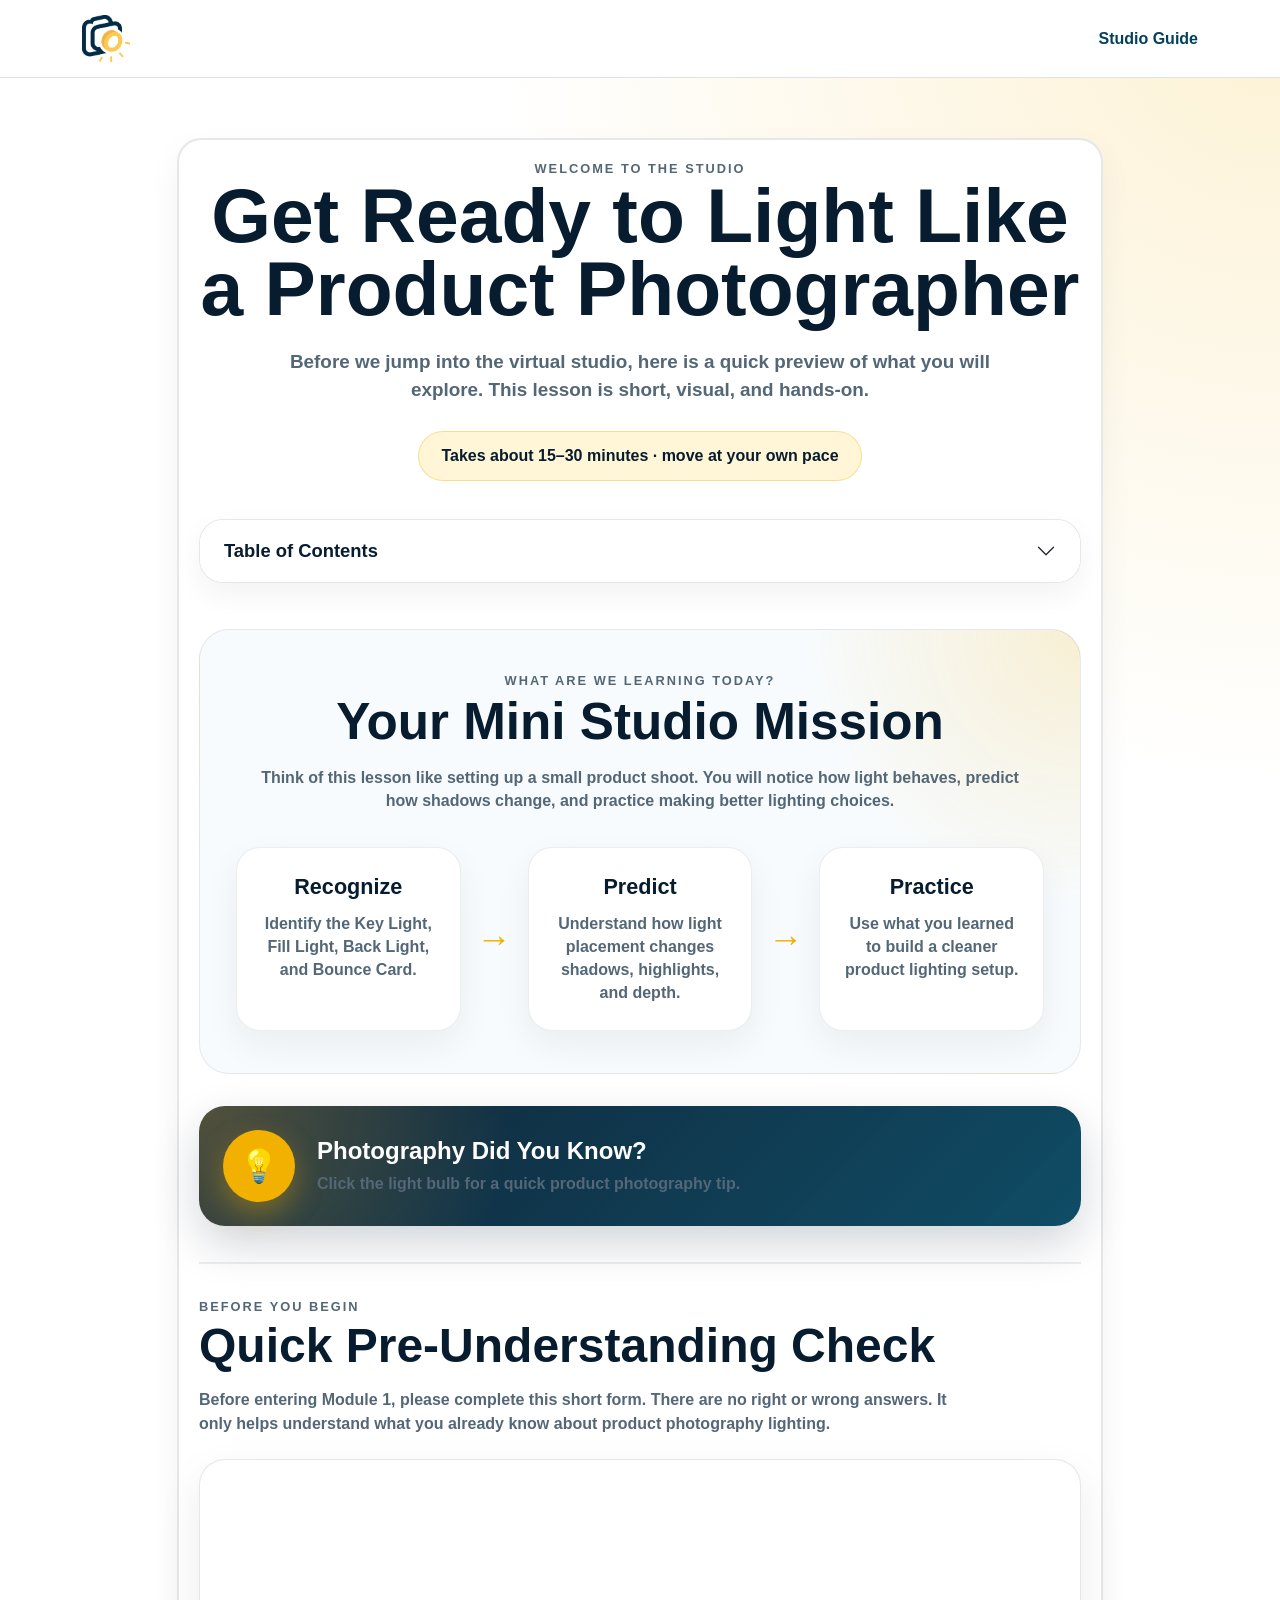
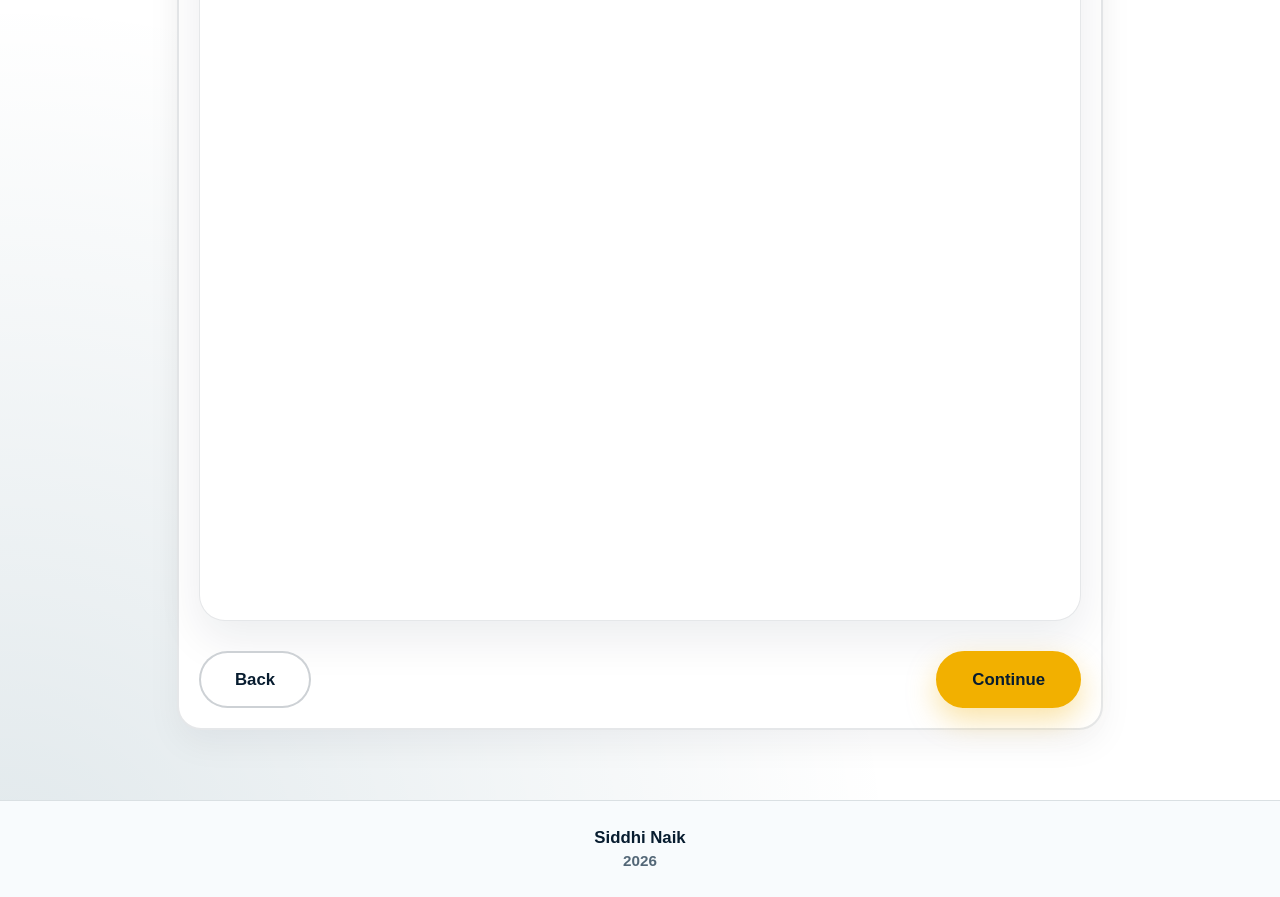
<file: HCI520/studio-guide.html>
<!DOCTYPE html>
<html lang="en">
<head>
  <meta charset="UTF-8" />
  <meta name="viewport" content="width=device-width, initial-scale=1.0" />

  <title>Studio Guide | LightLab Studio</title>

  <!-- Bootstrap -->
  <link 
    href="https://cdn.jsdelivr.net/npm/bootstrap@5.3.3/dist/css/bootstrap.min.css" 
    rel="stylesheet"
  />

  <link rel="stylesheet" href="style.css" />
</head>

<body>

  <div class="page-wrapper">

    <!-- Header -->
    <nav class="navbar navbar-expand-lg bg-white border-bottom">
      <div class="container">

        <a class="navbar-brand d-flex align-items-center gap-2" href="index.html">
          <div class="logo-mark">
            <img src="colored-logo.png" alt="LightLab Studio Logo" class="logo-img">
          </div>
          
        </a>

        <span class="navbar-text d-none d-md-block">
          Studio Guide
        </span>

      </div>
    </nav>

    <!-- Main -->
    <main class="container guide-section">

      <div class="row justify-content-center">
        <div class="col-lg-10">

          <div class="guide-card clean-guide-card">

            <p class="small-label text-center">welcome to the studio</p>

            <h1 class="guide-title text-center">
              Get Ready to Light Like a Product Photographer
            </h1>

            <p class="guide-intro text-center">
              Before we jump into the virtual studio, here is a quick preview of what you will explore.
              This lesson is short, visual, and hands-on.
            </p>

            <div class="time-pill mx-auto">
              Takes about 15–30 minutes · move at your own pace
            </div>

            <!-- Collapsible Table of Contents -->
            <div class="accordion toc-accordion" id="guideAccordion">
              <div class="accordion-item custom-accordion-item">
                <h2 class="accordion-header">
                  <button 
                    class="accordion-button collapsed custom-accordion-button" 
                    type="button" 
                    data-bs-toggle="collapse" 
                    data-bs-target="#tableContents"
                    aria-expanded="false" 
                    aria-controls="tableContents">
                    Table of Contents
                  </button>
                </h2>

                <div id="tableContents" class="accordion-collapse collapse" data-bs-parent="#guideAccordion">
                  <div class="accordion-body custom-accordion-body">

                    <a href="#studio-roadmap" class="toc-link">
                      Studio Roadmap
                    </a>

                    <a href="module1.html" class="toc-link">
                      Module 1: Meet the Lights
                    </a>

                    <a href="module2.html" class="toc-link">
                      Module 2: Shadow Behavior
                    </a>

                    <a href="module3.html" class="toc-link">
                      Module 3: Studio Challenge
                    </a>

                    <a href="evaluation.html" class="toc-link">
                      Evaluation
                    </a>

                  </div>
                </div>
              </div>
            </div>

            <!-- Studio Roadmap -->
            <section id="studio-roadmap" class="studio-roadmap-section">

              <div class="roadmap-heading">
                <p class="small-label">what are we learning today?</p>
                <h2>Your Mini Studio Mission</h2>
                <p>
                  Think of this lesson like setting up a small product shoot. You will notice how light behaves,
                  predict how shadows change, and practice making better lighting choices.
                </p>
              </div>

              <div class="mission-box-flow">

                <div class="mission-box">
                  <h4>Recognize</h4>
                  <p>Identify the Key Light, Fill Light, Back Light, and Bounce Card.</p>
                </div>

                <div class="mission-arrow">→</div>

                <div class="mission-box">
                  <h4>Predict</h4>
                  <p>Understand how light placement changes shadows, highlights, and depth.</p>
                </div>

                <div class="mission-arrow">→</div>

                <div class="mission-box">
                  <h4>Practice</h4>
                  <p>Use what you learned to build a cleaner product lighting setup.</p>
                </div>

              </div>

            </section>

            <!-- Photography Tip -->
            <section class="did-you-know-box simple-fact-box">
              <button class="bulb-button" onclick="showFunFact()">
                💡
              </button>

              <div>
                <h4>Photography Did You Know?</h4>
                <p id="funFactText">
                  Click the light bulb for a quick product photography tip.
                </p>
              </div>
            </section>

            <!-- Embedded Google Form -->
            <section class="embedded-form-section" id="questionnaire-section">
              <p class="small-label">before you begin</p>

              <h2>Quick Pre-Understanding Check</h2>

              <p>
                Before entering Module 1, please complete this short form. There are no right or wrong answers.
                It only helps understand what you already know about product photography lighting.
              </p>

              <div class="google-form-frame">
                <!-- Replace the src below with your Google Form EMBED link -->
                <iframe 
                  src="https://docs.google.com/forms/d/e/1FAIpQLSc6RqcMZvwiYgbWGvrMfPDz8YHSJOCRTAbZMXHFx6-clBZAog/viewform"
                  width="100%" 
                  height="760" 
                  frameborder="0" 
                  marginheight="0" 
                  marginwidth="0">
                  Loading…
                </iframe>
              </div>
            </section>

            <!-- Buttons -->
            <div class="page-buttons">
              <a href="index.html" class="btn back-btn">Back</a>
              <a href="module1.html" class="btn start-btn">Continue</a>
            </div>

          </div>

        </div>
      </div>

    </main>

    <!-- Footer -->
    <footer class="footer-section">
      <div class="container text-center">
        <p class="footer-name mb-0">Siddhi Naik</p>
        <p class="footer-year mb-0">2026</p>
      </div>
    </footer>

  </div>

  <!-- Bootstrap JS for collapsible table of contents -->
  <script src="https://cdn.jsdelivr.net/npm/bootstrap@5.3.3/dist/js/bootstrap.bundle.min.js"></script>

  <script>
    const facts = [
      "A small change in light position can completely change how professional a product photo looks.",
      "Fill Light is not meant to remove every shadow. A little shadow helps the product keep depth.",
      "Back Light helps separate the product from the background, which makes the subject stand out.",
      "A simple white card can reflect light back onto a product and soften dark shadows."
    ];

    let factIndex = 0;

    function showFunFact() {
      const factText = document.getElementById("funFactText");
      factText.textContent = facts[factIndex];
      factIndex = (factIndex + 1) % facts.length;
    }
  </script>

</body>
</html>
</file>
<file: HCI520/style.css>
:root {
    --dark-blue: #071c2f;
    --mid-blue: #00415c;
    --deep-blue: #005676;
  
    --gold-yellow: #f2b000;
    --soft-yellow: #ffc646;
    --pale-yellow: #fff6d8;
  
    --white: #ffffff;
    --light-bg: #f8fbfd;
  
    --text-dark: #101820;
    --text-muted: #536777;
  }
  
  * {
    box-sizing: border-box;
  }
  
  body {
    margin: 0;
    background: var(--white);
    color: var(--text-dark);
    font-family: Arial, Helvetica, sans-serif;
  }
  
  .page-wrapper {
    min-height: 100vh;
    background:
      radial-gradient(circle at top right, rgba(242, 176, 0, 0.17), transparent 28%),
      radial-gradient(circle at bottom left, rgba(0, 65, 92, 0.12), transparent 32%),
      var(--white);
  }
  
  /* Navbar */
  
  .navbar {
    min-height: 78px;
  }
  
  .navbar-brand span {
    color: var(--dark-blue);
    font-size: 1.2rem;
  }
  
  .navbar-text {
    color: var(--mid-blue);
    font-weight: 600;
  }
  
  /* Top logo without background */
  
  .logo-mark {
    width: 48px;
    height: 48px;
    display: flex;
    align-items: center;
    justify-content: center;
    overflow: hidden;
  }
  
  .logo-img {
    width: 100%;
    height: 100%;
    object-fit: contain;
  }
  
  /* Hero */
  
  .hero-section {
    padding-top: 70px;
    padding-bottom: 70px;
  }
  
  .min-vh-75 {
    min-height: 75vh;
  }
  
  .small-label {
    text-transform: uppercase;
    letter-spacing: 2px;
    font-size: 0.8rem;
    color: var(--gold-yellow);
    font-weight: 800;
    margin-bottom: 18px;
  }
  
  .hero-title {
    font-size: clamp(3rem, 7vw, 6rem);
    line-height: 0.95;
    font-weight: 900;
    color: var(--dark-blue);
    margin-bottom: 28px;
  }
  
  .hero-text {
    max-width: 560px;
    font-size: 1.2rem;
    line-height: 1.7;
    color: var(--text-muted);
    margin-bottom: 20px;
  }
  
  .hero-question {
    font-size: 1.35rem;
    font-weight: 800;
    color: var(--mid-blue);
    margin-bottom: 30px;
  }
  
  .start-btn {
    background: var(--gold-yellow);
    color: var(--dark-blue);
    border: 2px solid var(--gold-yellow);
    padding: 14px 34px;
    border-radius: 50px;
    font-size: 1.05rem;
    font-weight: 800;
    box-shadow: 0 12px 30px rgba(242, 176, 0, 0.35);
  }
  
  .start-btn:hover {
    background: var(--dark-blue);
    color: var(--soft-yellow);
    border-color: var(--dark-blue);
  }
  
  /* Image with soft blue shadow */
  
  .image-wrap {
    position: relative;
    display: flex;
    justify-content: center;
    align-items: center;
    min-height: 560px;
  }
  
  .image-wrap::before {
    content: "";
    position: absolute;
    width: 82%;
    height: 72%;
    border-radius: 36px;
    background: rgba(0, 65, 92, 0.18);
    filter: blur(18px);
    transform: translate(22px, 22px);
    z-index: 1;
  }
  
  .main-hero-image {
    position: relative;
    z-index: 2;
    width: 100%;
    max-width: 520px;
    height: 500px;
    object-fit: cover;
    border-radius: 28px;
    box-shadow: 0 25px 60px rgba(7, 28, 47, 0.18);
  }
  
  /* Footer */
  
  .footer-section {
    border-top: 1px solid rgba(7, 28, 47, 0.12);
    background: var(--light-bg);
    padding: 24px 0;
    color: var(--dark-blue);
  }
  
  .footer-name {
    color: var(--dark-blue);
    font-weight: 800;
    font-size: 1.05rem;
  }
  
  .footer-year {
    color: var(--text-muted);
    font-weight: 600;
    font-size: 0.95rem;
  }
  
  /* Responsive */
  
  @media (max-width: 768px) {
    .hero-section {
      padding-top: 45px;
      padding-bottom: 45px;
    }
  
    .hero-title {
      font-size: clamp(2.8rem, 13vw, 4.4rem);
    }
  
    .hero-text {
      font-size: 1.05rem;
    }
  
    .hero-question {
      font-size: 1.15rem;
    }
  
    .image-wrap {
      min-height: 420px;
    }
  
    .main-hero-image {
      height: 380px;
    }
  }
  /* Google Form Link Box */

.google-form-box {
  margin-top: 28px;
  padding: 28px;
  border-radius: 26px;
  background:
    linear-gradient(135deg, rgba(255, 246, 216, 0.95), rgba(255, 255, 255, 0.95));
  border: 1px solid rgba(242, 176, 0, 0.35);
  box-shadow: 0 14px 35px rgba(7, 28, 47, 0.06);
}

.form-label-text {
  text-transform: uppercase;
  letter-spacing: 1.6px;
  color: var(--gold-yellow);
  font-weight: 900;
  font-size: 0.78rem;
  margin-bottom: 8px;
}

.google-form-box h3 {
  color: var(--dark-blue);
  font-weight: 900;
  margin-bottom: 12px;
}

.google-form-box p {
  color: var(--text-muted);
  line-height: 1.7;
  margin-bottom: 18px;
}

.form-link-btn {
  background: var(--dark-blue);
  color: var(--soft-yellow);
  border: 2px solid var(--dark-blue);
  padding: 13px 28px;
  border-radius: 50px;
  font-weight: 900;
}

.form-link-btn:hover {
  background: var(--gold-yellow);
  color: var(--dark-blue);
  border-color: var(--gold-yellow);
}


:root {
    --dark-blue: #071c2f;
    --mid-blue: #00415c;
    --deep-blue: #005676;
  
    --gold-yellow: #f2b000;
    --soft-yellow: #ffc646;
    --pale-yellow: #fff6d8;
  
    --white: #ffffff;
    --light-bg: #f8fbfd;
  
    --text-dark: #101820;
    --text-muted: #536777;
  }
  
  * {
    box-sizing: border-box;
  }
  
  body {
    margin: 0;
    background: var(--white);
    color: var(--text-dark);
    font-family: Arial, Helvetica, sans-serif;
  }
  
  .page-wrapper {
    min-height: 100vh;
    background:
      radial-gradient(circle at top right, rgba(242, 176, 0, 0.17), transparent 28%),
      radial-gradient(circle at bottom left, rgba(0, 65, 92, 0.12), transparent 32%),
      var(--white);
  }
  
  /* Navbar */
  
  .navbar {
    min-height: 78px;
  }
  
  .navbar-brand span {
    color: var(--dark-blue);
    font-size: 1.2rem;
  }
  
  .navbar-text {
    color: var(--mid-blue);
    font-weight: 600;
  }
  
  .logo-mark {
    width: 48px;
    height: 48px;
    display: flex;
    align-items: center;
    justify-content: center;
    overflow: hidden;
  }
  
  .logo-img {
    width: 100%;
    height: 100%;
    object-fit: contain;
  }
  
  /* Hero / Index Page */
  
  .hero-section {
    padding-top: 70px;
    padding-bottom: 70px;
  }
  
  .min-vh-75 {
    min-height: 75vh;
  }
  
  .small-label {
    text-transform: uppercase;
    letter-spacing: 2px;
    font-size: 0.8rem;
    color: var(--gold-yellow);
    font-weight: 800;
    margin-bottom: 18px;
  }
  
  .hero-title {
    font-size: clamp(3rem, 7vw, 6rem);
    line-height: 0.95;
    font-weight: 900;
    color: var(--dark-blue);
    margin-bottom: 28px;
  }
  
  .hero-text {
    max-width: 560px;
    font-size: 1.2rem;
    line-height: 1.7;
    color: var(--text-muted);
    margin-bottom: 20px;
  }
  
  .hero-question {
    font-size: 1.35rem;
    font-weight: 800;
    color: var(--mid-blue);
    margin-bottom: 30px;
  }
  
  .start-btn {
    background: var(--gold-yellow);
    color: var(--dark-blue);
    border: 2px solid var(--gold-yellow);
    padding: 14px 34px;
    border-radius: 50px;
    font-size: 1.05rem;
    font-weight: 800;
    box-shadow: 0 12px 30px rgba(242, 176, 0, 0.35);
  }
  
  .start-btn:hover {
    background: var(--dark-blue);
    color: var(--soft-yellow);
    border-color: var(--dark-blue);
  }
  
  /* Index image */
  
  .image-wrap {
    position: relative;
    display: flex;
    justify-content: center;
    align-items: center;
    min-height: 560px;
  }
  
  .image-wrap::before {
    content: "";
    position: absolute;
    width: 82%;
    height: 72%;
    border-radius: 36px;
    background: rgba(0, 65, 92, 0.18);
    filter: blur(18px);
    transform: translate(22px, 22px);
    z-index: 1;
  }
  
  .main-hero-image {
    position: relative;
    z-index: 2;
    width: 100%;
    max-width: 520px;
    height: 500px;
    object-fit: cover;
    border-radius: 28px;
    box-shadow: 0 25px 60px rgba(7, 28, 47, 0.18);
  }
  
  /* Footer */
  
  .footer-section {
    border-top: 1px solid rgba(7, 28, 47, 0.12);
    background: var(--light-bg);
    padding: 24px 0;
    color: var(--dark-blue);
  }
  
  .footer-name {
    color: var(--dark-blue);
    font-weight: 800;
    font-size: 1.05rem;
  }
  
  .footer-year {
    color: var(--text-muted);
    font-weight: 600;
    font-size: 0.95rem;
  }
  
  /* Studio Guide Page */
  
  .guide-section {
    padding-top: 60px;
    padding-bottom: 70px;
  }
  
  .clean-guide-card {
    background: rgba(255, 255, 255, 0.92);
    border: 1px solid rgba(7, 28, 47, 0.08);
    border-radius: 34px;
    padding: 52px;
    box-shadow: 0 25px 70px rgba(7, 28, 47, 0.08);
  }
  
  .guide-title {
    font-size: clamp(2.8rem, 6vw, 5rem);
    line-height: 0.95;
    font-weight: 900;
    color: var(--dark-blue);
    margin-bottom: 24px;
  }
  
  .guide-intro {
    max-width: 760px;
    margin: 0 auto;
    font-size: 1.18rem;
    line-height: 1.7;
    color: var(--text-muted);
  }
  
  .time-pill {
    width: fit-content;
    margin-top: 28px;
    background: var(--pale-yellow);
    color: var(--dark-blue);
    border: 1px solid rgba(242, 176, 0, 0.35);
    border-radius: 50px;
    padding: 12px 22px;
    font-weight: 800;
  }
  
  /* Table of Contents */
  
  .toc-accordion {
    margin-top: 38px;
  }
  
  .custom-accordion-item {
    border: 1px solid rgba(7, 28, 47, 0.1);
    border-radius: 24px !important;
    overflow: hidden;
    background: var(--white);
    box-shadow: 0 12px 30px rgba(7, 28, 47, 0.05);
  }
  
  .custom-accordion-button {
    background: var(--white);
    color: var(--dark-blue);
    font-weight: 900;
    font-size: 1.15rem;
    padding: 20px 24px;
  }
  
  .custom-accordion-button:not(.collapsed) {
    background: var(--pale-yellow);
    color: var(--dark-blue);
    box-shadow: none;
  }
  
  .custom-accordion-button:focus {
    box-shadow: none;
    border-color: rgba(242, 176, 0, 0.5);
  }
  
  .custom-accordion-body {
    padding: 22px;
    background: var(--light-bg);
  }
  
  .toc-link {
    text-decoration: none;
    color: var(--dark-blue);
    display: block;
    padding: 14px 16px;
    border-radius: 16px;
    font-weight: 800;
    transition: 0.25s ease;
  }
  
  .toc-link:hover {
    background: var(--white);
    transform: translateX(6px);
    color: var(--gold-yellow);
  }
  
  /* Studio Mission */
  
  .studio-roadmap-section {
    margin-top: 46px;
    padding: 42px 36px;
    border-radius: 30px;
    background:
      radial-gradient(circle at top right, rgba(242, 176, 0, 0.16), transparent 28%),
      var(--light-bg);
    border: 1px solid rgba(7, 28, 47, 0.08);
  }
  
  .roadmap-heading {
    text-align: center;
    max-width: 760px;
    margin: 0 auto 34px;
  }
  
  .roadmap-heading h2 {
    color: var(--dark-blue);
    font-size: clamp(2rem, 4vw, 3.4rem);
    font-weight: 900;
    margin-bottom: 14px;
  }
  
  .roadmap-heading p {
    color: var(--text-muted);
    line-height: 1.7;
  }
  
  /* Mission boxes with arrows */
  
  .mission-box-flow {
    display: grid;
    grid-template-columns: 1fr auto 1fr auto 1fr;
    align-items: stretch;
    gap: 16px;
  }
  
  .mission-box {
    background: var(--white);
    border: 1px solid rgba(7, 28, 47, 0.08);
    border-radius: 24px;
    padding: 26px 22px;
    text-align: center;
    box-shadow: 0 14px 35px rgba(7, 28, 47, 0.06);
    transition: 0.25s ease;
  }
  
  .mission-box:hover {
    transform: translateY(-6px);
    box-shadow: 0 20px 45px rgba(7, 28, 47, 0.11);
    border-color: rgba(242, 176, 0, 0.55);
  }
  
  .mission-box h4 {
    color: var(--dark-blue);
    font-weight: 900;
    font-size: 1.35rem;
    margin-bottom: 12px;
  }
  
  .mission-box p {
    color: var(--text-muted);
    line-height: 1.6;
    margin: 0;
  }
  
  .mission-arrow {
    display: flex;
    align-items: center;
    justify-content: center;
    color: var(--gold-yellow);
    font-size: 2.2rem;
    font-weight: 900;
  }
  
  /* Did You Know */
  
  .simple-fact-box {
    margin-top: 32px;
    padding: 24px;
    border-radius: 26px;
    background:
      radial-gradient(circle at top left, rgba(255, 198, 70, 0.28), transparent 35%),
      linear-gradient(135deg, rgba(7, 28, 47, 0.96), rgba(0, 65, 92, 0.94));
    color: var(--white);
    display: flex;
    align-items: center;
    gap: 22px;
    box-shadow: 0 18px 45px rgba(7, 28, 47, 0.18);
  }
  
  .bulb-button {
    min-width: 72px;
    height: 72px;
    border-radius: 50%;
    border: none;
    background: var(--gold-yellow);
    color: var(--dark-blue);
    font-size: 2rem;
    box-shadow: 0 12px 28px rgba(242, 176, 0, 0.35);
    transition: 0.25s ease;
  }
  
  .bulb-button:hover {
    transform: scale(1.08) rotate(-8deg);
    background: var(--soft-yellow);
  }
  
  .simple-fact-box h4 {
    font-weight: 900;
    margin-bottom: 6px;
  }
  
  .simple-fact-box p {
    margin-bottom: 0;
    color: rgba(255, 255, 255, 0.82);
    line-height: 1.6;
  }
  
  /* Embedded Google Form */
  
  .embedded-form-section {
    margin-top: 36px;
    padding-top: 34px;
    border-top: 2px solid rgba(7, 28, 47, 0.08);
  }
  
  .embedded-form-section h2 {
    color: var(--dark-blue);
    font-size: clamp(1.8rem, 4vw, 3rem);
    font-weight: 900;
    margin-bottom: 14px;
  }
  
  .embedded-form-section p {
    color: var(--text-muted);
    line-height: 1.7;
    max-width: 760px;
  }
  
  .google-form-frame {
    margin-top: 24px;
    border-radius: 26px;
    overflow: hidden;
    border: 1px solid rgba(7, 28, 47, 0.1);
    box-shadow: 0 18px 45px rgba(7, 28, 47, 0.08);
    background: var(--white);
  }
  
  .google-form-frame iframe {
    display: block;
    width: 100%;
    min-height: 760px;
  }
  
  /* Buttons */
  
  .page-buttons {
    margin-top: 30px;
    display: flex;
    justify-content: space-between;
    gap: 16px;
  }
  
  .back-btn {
    background: var(--white);
    color: var(--dark-blue);
    border: 2px solid rgba(7, 28, 47, 0.2);
    padding: 14px 34px;
    border-radius: 50px;
    font-size: 1.05rem;
    font-weight: 800;
  }
  
  .back-btn:hover {
    background: var(--dark-blue);
    color: var(--soft-yellow);
    border-color: var(--dark-blue);
  }
  
  /* Responsive */
  
  @media (max-width: 768px) {
    .hero-section {
      padding-top: 45px;
      padding-bottom: 45px;
    }
  
    .hero-title {
      font-size: clamp(2.8rem, 13vw, 4.4rem);
    }
  
    .hero-text {
      font-size: 1.05rem;
    }
  
    .hero-question {
      font-size: 1.15rem;
    }
  
    .image-wrap {
      min-height: 420px;
    }
  
    .main-hero-image {
      height: 380px;
    }
  
    .clean-guide-card {
      padding: 32px 22px;
    }
  
    .mission-box-flow {
      grid-template-columns: 1fr;
    }
  
    .mission-arrow {
      transform: rotate(90deg);
    }
  
    .simple-fact-box {
      flex-direction: column;
      text-align: center;
    }
  
    .google-form-frame iframe {
      min-height: 850px;
    }
  
    .page-buttons {
      flex-direction: column;
    }
  
    .page-buttons .btn {
      width: 100%;
    }
  }
  
  /* Module 1 Portrait Layout */

.module1-page {
    padding-top: 60px;
    padding-bottom: 70px;
  }
  
  /* Fun Intro */
  
  .module1-hero-wow {
    position: relative;
    overflow: hidden;
    margin-bottom: 42px;
    padding: 56px;
    border-radius: 38px;
    background:
      linear-gradient(135deg, rgba(255,255,255,0.96), rgba(248,251,253,0.96));
    border: 1px solid rgba(7, 28, 47, 0.08);
    box-shadow: 0 28px 80px rgba(7, 28, 47, 0.08);
    text-align: center;
  }
  
  .module1-glow-yellow {
    position: absolute;
    width: 300px;
    height: 300px;
    top: -120px;
    right: -90px;
    background: var(--gold-yellow);
    border-radius: 50%;
    filter: blur(75px);
    opacity: 0.28;
  }
  
  .module1-glow-blue {
    position: absolute;
    width: 260px;
    height: 260px;
    bottom: -110px;
    left: -90px;
    background: var(--mid-blue);
    border-radius: 50%;
    filter: blur(75px);
    opacity: 0.18;
  }
  
  .module1-hero-content {
    position: relative;
    z-index: 2;
  }
  
  .module-one-badge {
    color: var(--dark-blue);
    font-weight: 900;
    letter-spacing: 2px;
    
  }
  
  
  
 
  
 
  
  @keyframes badgeSpark {
    0%, 100% {
      opacity: 0.35;
      transform: scale(0.8) rotate(0deg);
    }
  
    50% {
      opacity: 1;
      transform: scale(1.25) rotate(12deg);
    }
  }
  
  .module1-hero-wow h1 {
    font-size: clamp(3.5rem, 8vw, 6.4rem);
    line-height: 0.92;
    font-weight: 900;
    color: var(--dark-blue);
    margin-bottom: 22px;
  }
  
  .module1-hero-wow p {
    color: var(--text-muted);
    font-size: 1.18rem;
    line-height: 1.75;
    max-width: 760px;
    margin: 0 auto;
  }
  
  .module1-mini-flow {
    margin-top: 28px;
    display: flex;
    justify-content: center;
    gap: 14px;
    flex-wrap: wrap;
  }
  
  .module1-mini-flow span {
    padding: 11px 18px;
    border-radius: 50px;
    background: var(--pale-yellow);
    color: var(--dark-blue);
    border: 1px solid rgba(242, 176, 0, 0.35);
    font-weight: 800;
  }
  
  /* Main 3-column portrait layout */
  
  .module1-portrait-layout {
    display: grid;
    grid-template-columns: 240px 430px 330px;
    gap: 26px;
    justify-content: center;
    align-items: stretch;
  }
  
  /* Left controls */
  
  .portrait-controls {
    display: flex;
    flex-direction: column;
    gap: 16px;
  }
  
  .light-control-card {
    background: var(--white);
    color: var(--dark-blue);
    border: 2px solid rgba(7, 28, 47, 0.1);
    border-radius: 24px;
    padding: 22px 20px;
    text-align: left;
    box-shadow: 0 14px 34px rgba(7, 28, 47, 0.05);
    transition: 0.25s ease;
  }
  
  .light-control-card span {
    display: block;
    font-size: 1.05rem;
    font-weight: 900;
  }
  
  .light-control-card small {
    display: block;
    margin-top: 6px;
    color: var(--text-muted);
    font-weight: 600;
    line-height: 1.4;
  }
  
  .light-control-card:hover,
  .light-control-card.active {
    background: var(--pale-yellow);
    border-color: var(--gold-yellow);
    transform: translateX(8px);
    box-shadow: 0 18px 44px rgba(242, 176, 0, 0.16);
  }
  
  /* Portrait image frame */
  
  .portrait-studio-frame {
    position: relative;
    width: 430px;
    height: 650px;
    border-radius: 34px;
    overflow: hidden;
    background: #071c2f;
    box-shadow: 0 28px 80px rgba(7, 28, 47, 0.18);
    border: 1px solid rgba(7, 28, 47, 0.12);
  }
  
  /* Image fills portrait frame properly */
  
  .portrait-studio-image {
    position: absolute;
    inset: 0;
    width: 100%;
    height: 100%;
    object-fit: cover;
    object-position: center;
    z-index: 1;
  }
  
  /* Very light overlay only for readability, not white */
  
  .portrait-studio-frame::after {
    content: "";
    position: absolute;
    inset: 0;
    background:
      radial-gradient(circle at center, rgba(255, 198, 70, 0.03), transparent 35%),
      linear-gradient(180deg, rgba(7, 28, 47, 0.02), rgba(7, 28, 47, 0.12));
    pointer-events: none;
    z-index: 2;
  }
  
  /* Rays hidden until clicked */
  
  .studio-ray {
    position: absolute;
    z-index: 5;
    opacity: 0;
    filter: blur(22px);
    pointer-events: none;
    transition: opacity 0.3s ease;
  }
  
  .studio-ray.show-ray {
    opacity: 0.75;
    animation: studioRayPulse 2.8s ease-in-out infinite;
  }
  
  @keyframes studioRayPulse {
    0%, 100% {
      opacity: 0.45;
    }
  
    50% {
      opacity: 0.82;
    }
  }
  
  /* Rays for portrait frame */
  
  .ray-key {
    width: 250px;
    height: 120px;
    left: 28px;
    top: 300px;
    transform: rotate(-10deg);
    background: rgba(255, 198, 70, 0.78);
    clip-path: polygon(0 28%, 100% 0, 100% 100%, 0 72%);
  }
  
  .ray-fill {
    width: 240px;
    height: 110px;
    right: 28px;
    top: 315px;
    transform: rotate(10deg);
    background: rgba(255, 198, 70, 0.5);
    clip-path: polygon(0 0, 100% 28%, 100% 72%, 0 100%);
  }
  
  .ray-back {
    width: 130px;
    height: 270px;
    left: 50%;
    top: 54px;
    transform: translateX(-50%);
    background: rgba(255, 198, 70, 0.56);
    clip-path: polygon(35% 0, 65% 0, 100% 100%, 0 100%);
  }
  
  .ray-bounce {
    width: 210px;
    height: 100px;
    right: 62px;
    bottom: 132px;
    transform: rotate(-18deg);
    background: rgba(255, 198, 70, 0.52);
    clip-path: polygon(8% 100%, 100% 10%, 100% 68%, 22% 100%);
  }
  
  /* Tools hidden until clicked */
  
  .studio-tool-light,
  .studio-bounce-card {
    opacity: 0;
    pointer-events: none;
    transition: opacity 0.3s ease, transform 0.3s ease;
  }
  
  .studio-tool-light.show-tool,
  .studio-bounce-card.show-bounce {
    opacity: 1;
  }
  
  /* Light positions for portrait */
  
  .studio-tool-light {
    position: absolute;
    z-index: 7;
  }
  
  .key-position {
    left: 18px;
    top: 305px;
    transform: scale(0.78);
  }
  
  .key-position.show-tool {
    transform: scale(0.86);
  }
  
  .fill-position {
    right: 18px;
    top: 318px;
    transform: scale(0.78);
  }
  
  .fill-position.show-tool {
    transform: scale(0.86);
  }
  
  .back-position {
    left: 50%;
    top: 34px;
    transform: translateX(-50%) scale(0.78);
  }
  
  .back-position.show-tool {
    transform: translateX(-50%) scale(0.86);
  }
  
  /* Light drawing */
  
  .softbox-head {
    width: 76px;
    height: 58px;
    border-radius: 12px;
    background: #18232c;
    position: relative;
    box-shadow:
      0 0 0 6px rgba(255, 198, 70, 0.12),
      0 0 42px rgba(255, 198, 70, 0.52),
      0 14px 28px rgba(0, 0, 0, 0.35);
  }
  
  .softbox-head::before {
    content: "";
    position: absolute;
    inset: 8px;
    border-radius: 8px;
    background: linear-gradient(135deg, #fff1ad, #ffffff);
  }
  
  .softbox-head::after {
    content: "";
    position: absolute;
    width: 18px;
    height: 32px;
    right: -15px;
    top: 13px;
    border-radius: 6px;
    background: #111a22;
  }
  
  .softbox-stand {
    width: 4px;
    height: 78px;
    background: #101820;
    margin-left: 36px;
    position: relative;
  }
  
  .softbox-stand::before,
  .softbox-stand::after {
    content: "";
    position: absolute;
    width: 48px;
    height: 4px;
    background: #101820;
    bottom: 0;
    border-radius: 99px;
  }
  
  .softbox-stand::before {
    right: 0;
    transform: rotate(-24deg);
    transform-origin: right;
  }
  
  .softbox-stand::after {
    left: 0;
    transform: rotate(24deg);
    transform-origin: left;
  }
  
  /* Bounce card */
  
  .studio-bounce-card {
    position: absolute;
    z-index: 7;
    right: 60px;
    bottom: 90px;
    transform: scale(0.78);
  }
  
  .studio-bounce-card.show-bounce {
    transform: scale(0.86);
  }
  
  .bounce-card-face {
    width: 92px;
    height: 126px;
    border-radius: 14px;
    background: linear-gradient(135deg, #ffffff, #eaf2f6);
    border: 2px solid rgba(7, 28, 47, 0.16);
    transform: rotate(15deg);
    box-shadow:
      0 0 0 7px rgba(242, 176, 0, 0.12),
      0 0 45px rgba(242, 176, 0, 0.48),
      0 18px 32px rgba(7, 28, 47, 0.18);
  }
  
  /* Camera always visible */
  
  .studio-camera-real {
    position: absolute;
    z-index: 8;
    left: 50%;
    bottom: 22px;
    width: 120px;
    height: 88px;
    transform: translateX(-50%);
  }
  
  .camera-top-shape {
    position: absolute;
    width: 54px;
    height: 22px;
    top: 0;
    left: 50%;
    transform: translateX(-50%);
    border-radius: 11px 11px 4px 4px;
    background: linear-gradient(135deg, #223240, #556c7d);
  }
  
  .camera-body-shape {
    position: absolute;
    width: 120px;
    height: 70px;
    bottom: 0;
    border-radius: 18px;
    background: linear-gradient(135deg, #111c25, #41596a);
    box-shadow: 0 16px 32px rgba(0, 0, 0, 0.32);
  }
  
  .camera-lens-shape {
    position: absolute;
    width: 52px;
    height: 52px;
    border-radius: 50%;
    left: 50%;
    top: 50%;
    transform: translate(-50%, -50%);
    background:
      radial-gradient(circle, #0c1116 0%, #17242e 33%, #7890a0 35%, #263846 60%, #0b141b 100%);
    border: 4px solid #7890a0;
  }
  
  .camera-small-detail {
    position: absolute;
    width: 22px;
    height: 15px;
    border-radius: 4px;
    right: 13px;
    top: 17px;
    background: #9ab2c1;
    opacity: 0.85;
  }
  
  /* Description panel */
  
  .light-description-panel {
    min-height: 650px;
    padding: 32px;
    border-radius: 30px;
    background: linear-gradient(135deg, var(--dark-blue), var(--mid-blue));
    color: var(--white);
    box-shadow: 0 24px 70px rgba(7, 28, 47, 0.18);
    display: flex;
    flex-direction: column;
    justify-content: center;
  }
  
  .light-description-panel.empty-state {
    background:
      radial-gradient(circle at top right, rgba(242, 176, 0, 0.22), transparent 34%),
      linear-gradient(135deg, var(--dark-blue), var(--mid-blue));
  }
  
  .light-description-panel h2 {
    font-size: clamp(2rem, 4vw, 3rem);
    line-height: 1;
    font-weight: 900;
    margin-bottom: 18px;
  }
  
  .light-description-panel p {
    color: rgba(255, 255, 255, 0.82);
    line-height: 1.75;
  }
  
  .description-tip {
    margin-top: 28px;
    padding: 22px;
    border-radius: 22px;
    background: rgba(255, 255, 255, 0.1);
    border: 1px solid rgba(255, 255, 255, 0.16);
  }
  
  .description-tip span {
    color: var(--soft-yellow);
    font-weight: 900;
    display: block;
    margin-bottom: 8px;
  }
  
  .description-tip p {
    margin-bottom: 0;
  }
  
  /* Quick check */
  
  .module1-check {
    margin-top: 34px;
    padding: 34px;
    border-radius: 30px;
    background:
      radial-gradient(circle at top right, rgba(242, 176, 0, 0.15), transparent 30%),
      var(--light-bg);
    border: 1px solid rgba(7, 28, 47, 0.08);
  }
  
  .module1-check h2 {
    color: var(--dark-blue);
    font-weight: 900;
    font-size: clamp(1.8rem, 4vw, 3rem);
  }
  
  .module1-check p {
    color: var(--text-muted);
    line-height: 1.7;
  }
  
  .check-options {
    display: flex;
    gap: 14px;
    flex-wrap: wrap;
    margin-top: 20px;
  }
  
  .answer-btn {
    border: 2px solid rgba(7, 28, 47, 0.12);
    background: var(--white);
    color: var(--dark-blue);
    padding: 13px 22px;
    border-radius: 50px;
    font-weight: 900;
    transition: 0.25s ease;
  }
  
  .answer-btn:hover {
    border-color: var(--gold-yellow);
    background: var(--pale-yellow);
    transform: translateY(-3px);
  }
  
  .answer-feedback {
    margin-top: 18px;
    font-weight: 900;
  }
  
  .correct-answer {
    color: var(--mid-blue) !important;
  }
  
  .wrong-answer {
    color: #b94a48 !important;
  }
  
  /* Responsive */
  
  @media (max-width: 1200px) {
    .module1-portrait-layout {
      grid-template-columns: 220px 400px 300px;
    }
  
    .portrait-studio-frame {
      width: 400px;
      height: 620px;
    }
  
    .light-description-panel {
      min-height: 620px;
    }
  }
  
  @media (max-width: 992px) {
    .module1-portrait-layout {
      grid-template-columns: 1fr;
      justify-items: center;
    }
  
    .portrait-controls {
      width: 100%;
      display: grid;
      grid-template-columns: repeat(2, 1fr);
    }
  
    .light-description-panel {
      width: 100%;
      min-height: auto;
    }
  }
  
  @media (max-width: 768px) {
    .module1-page {
      padding-top: 45px;
    }
  
    .module1-hero-wow {
      padding: 38px 24px;
    }
  
    .module1-hero-wow h1 {
      font-size: clamp(3rem, 14vw, 4.8rem);
    }
  
    .portrait-controls {
      grid-template-columns: 1fr;
    }
  
    .portrait-studio-frame {
      width: 100%;
      max-width: 430px;
      height: 640px;
    }
  
    .key-position {
      left: 18px;
      top: 305px;
    }
  
    .fill-position {
      right: 18px;
      top: 315px;
    }
  
    .back-position {
      top: 34px;
    }
  
    .studio-bounce-card {
      right: 58px;
      bottom: 90px;
    }
  
    .ray-key,
    .ray-fill {
      top: 310px;
      width: 230px;
    }
  
    .check-options {
      flex-direction: column;
    }
  
    .answer-btn {
      width: 100%;
    }
  }
  /* Module 2: Shadow Behavior */

.module2-page {
    padding-top: 60px;
    padding-bottom: 70px;
  }
  
  /* Intro - same family as Module 1 */
  
  .module2-hero-wow {
    position: relative;
    overflow: hidden;
    margin-bottom: 42px;
    padding: 56px;
    border-radius: 38px;
    background:
      linear-gradient(135deg, rgba(255,255,255,0.96), rgba(248,251,253,0.96));
    border: 1px solid rgba(7, 28, 47, 0.08);
    box-shadow: 0 28px 80px rgba(7, 28, 47, 0.08);
    text-align: center;
  }
  
  .module2-glow-yellow {
    position: absolute;
    width: 300px;
    height: 300px;
    top: -120px;
    right: -90px;
    background: var(--gold-yellow);
    border-radius: 50%;
    filter: blur(75px);
    opacity: 0.22;
  }
  
  .module2-glow-blue {
    position: absolute;
    width: 260px;
    height: 260px;
    bottom: -110px;
    left: -90px;
    background: var(--mid-blue);
    border-radius: 50%;
    filter: blur(75px);
    opacity: 0.15;
  }
  
  .module2-hero-content {
    position: relative;
    z-index: 2;
  }
  
  .module-two-badge {
    display: inline-flex;
    align-items: center;
    justify-content: center;
    position: relative;
    margin-bottom: 18px;
    padding: 12px 24px;
    border-radius: 50px;
    background: var(--gold-yellow);
    color: var(--dark-blue);
    font-weight: 900;
    text-transform: uppercase;
    letter-spacing: 2px;
    box-shadow: 0 14px 32px rgba(242, 176, 0, 0.28);
  }
  
  .module2-hero-wow h1 {
    font-size: clamp(3.5rem, 8vw, 6.4rem);
    line-height: 0.92;
    font-weight: 900;
    color: var(--dark-blue);
    margin-bottom: 22px;
  }
  
  .module2-hero-wow p {
    color: var(--text-muted);
    font-size: 1.18rem;
    line-height: 1.75;
    max-width: 780px;
    margin: 0 auto;
  }
  
  /* Main portrait layout */
  
  .module2-portrait-layout {
    display: grid;
    grid-template-columns: 240px 430px 330px;
    gap: 26px;
    justify-content: center;
    align-items: stretch;
  }
  
  /* Left shadow controls */
  
  .shadow-controls {
    display: flex;
    flex-direction: column;
    gap: 16px;
  }
  
  .shadow-control-card {
    background: var(--white);
    color: var(--dark-blue);
    border: 2px solid rgba(7, 28, 47, 0.1);
    border-radius: 24px;
    padding: 22px 20px;
    text-align: left;
    box-shadow: 0 14px 34px rgba(7, 28, 47, 0.05);
    transition: 0.25s ease;
  }
  
  .shadow-control-card span {
    display: block;
    font-size: 1.05rem;
    font-weight: 900;
  }
  
  .shadow-control-card small {
    display: block;
    margin-top: 6px;
    color: var(--text-muted);
    font-weight: 600;
    line-height: 1.4;
  }
  
  .shadow-control-card:hover,
  .shadow-control-card.active {
    background: var(--pale-yellow);
    border-color: var(--gold-yellow);
    transform: translateX(8px);
    box-shadow: 0 18px 44px rgba(242, 176, 0, 0.16);
  }
  
  /* Portrait stage */
  
  .shadow-studio-frame {
    position: relative;
    width: 430px;
    height: 650px;
    border-radius: 34px;
    overflow: hidden;
    background: #071c2f;
    box-shadow: 0 28px 80px rgba(7, 28, 47, 0.18);
    border: 1px solid rgba(7, 28, 47, 0.12);
  }
  
  .shadow-studio-image {
    position: absolute;
    inset: 0;
    width: 100%;
    height: 100%;
    object-fit: cover;
    object-position: center;
    z-index: 1;
  }
  
  .shadow-studio-frame::after {
    content: "";
    position: absolute;
    inset: 0;
    background:
      radial-gradient(circle at center, rgba(255, 198, 70, 0.03), transparent 35%),
      linear-gradient(180deg, rgba(7, 28, 47, 0.02), rgba(7, 28, 47, 0.14));
    pointer-events: none;
    z-index: 2;
  }
  
  /* Shadow overlays */
  
  .shadow-layer {
    position: absolute;
    z-index: 6;
    opacity: 0;
    pointer-events: none;
    transition: opacity 0.3s ease, transform 0.3s ease;
  }
  
  .shadow-layer.show-shadow {
    opacity: 1;
  }
  
  .shadow-harsh {
    width: 210px;
    height: 48px;
    border-radius: 50%;
    background: rgba(0, 0, 0, 0.58);
    filter: blur(3px);
    left: 175px;
    bottom: 150px;
    transform: skewX(-20deg);
  }
  
  .shadow-soft {
    width: 230px;
    height: 58px;
    border-radius: 50%;
    background: rgba(0, 0, 0, 0.34);
    filter: blur(18px);
    left: 155px;
    bottom: 145px;
    transform: skewX(-12deg);
  }
  
  .shadow-flat {
    width: 170px;
    height: 28px;
    border-radius: 50%;
    background: rgba(0, 0, 0, 0.14);
    filter: blur(18px);
    left: 130px;
    bottom: 150px;
  }
  
  .shadow-bounce {
    width: 220px;
    height: 52px;
    border-radius: 50%;
    background: rgba(0, 0, 0, 0.25);
    filter: blur(15px);
    left: 150px;
    bottom: 145px;
  }
  
  /* Rays */
  
  .shadow-ray {
    position: absolute;
    z-index: 5;
    opacity: 0;
    filter: blur(22px);
    pointer-events: none;
    transition: opacity 0.3s ease;
  }
  
  .shadow-ray.show-shadow-ray {
    opacity: 0.72;
    animation: shadowRayPulse 2.8s ease-in-out infinite;
  }
  
  @keyframes shadowRayPulse {
    0%, 100% {
      opacity: 0.42;
    }
  
    50% {
      opacity: 0.8;
    }
  }
  
  .ray-harsh {
    width: 245px;
    height: 115px;
    left: 22px;
    top: 300px;
    transform: rotate(-10deg);
    background: rgba(255, 198, 70, 0.82);
    clip-path: polygon(0 28%, 100% 0, 100% 100%, 0 72%);
  }
  
  .ray-soft {
    width: 300px;
    height: 155px;
    left: -5px;
    top: 270px;
    transform: rotate(-8deg);
    background: rgba(255, 198, 70, 0.48);
    clip-path: polygon(0 28%, 100% 0, 100% 100%, 0 72%);
  }
  
  .ray-flat {
    width: 300px;
    height: 170px;
    left: 65px;
    top: 245px;
    background: rgba(255, 198, 70, 0.30);
    border-radius: 50%;
  }
  
  .ray-bounce-fix {
    width: 210px;
    height: 100px;
    right: 62px;
    bottom: 132px;
    transform: rotate(-18deg);
    background: rgba(255, 198, 70, 0.52);
    clip-path: polygon(8% 100%, 100% 10%, 100% 68%, 22% 100%);
  }
  
  /* Light and bounce tools */
  
  .shadow-light-tool,
  .shadow-bounce-card {
    opacity: 0;
    pointer-events: none;
    transition: opacity 0.3s ease, transform 0.3s ease;
  }
  
  .shadow-light-tool.show-shadow-tool,
  .shadow-bounce-card.show-shadow-bounce {
    opacity: 1;
  }
  
  .shadow-light-tool {
    position: absolute;
    z-index: 8;
  }
  
  .shadow-light-left {
    left: 18px;
    top: 305px;
    transform: scale(0.78);
  }
  
  .shadow-light-left.show-shadow-tool {
    transform: scale(0.86);
  }
  
  .shadow-light-wide {
    left: 8px;
    top: 275px;
    transform: scale(0.82);
  }
  
  .shadow-light-wide.show-shadow-tool {
    transform: scale(0.9);
  }
  
  .shadow-softbox-head {
    width: 76px;
    height: 58px;
    border-radius: 12px;
    background: #18232c;
    position: relative;
    box-shadow:
      0 0 0 6px rgba(255, 198, 70, 0.12),
      0 0 42px rgba(255, 198, 70, 0.52),
      0 14px 28px rgba(0, 0, 0, 0.35);
  }
  
  .shadow-softbox-head.wide-head {
    width: 104px;
  }
  
  .shadow-softbox-head::before {
    content: "";
    position: absolute;
    inset: 8px;
    border-radius: 8px;
    background: linear-gradient(135deg, #fff1ad, #ffffff);
  }
  
  .shadow-softbox-stand {
    width: 4px;
    height: 78px;
    background: #101820;
    margin-left: 36px;
    position: relative;
  }
  
  .shadow-softbox-stand::before,
  .shadow-softbox-stand::after {
    content: "";
    position: absolute;
    width: 48px;
    height: 4px;
    background: #101820;
    bottom: 0;
    border-radius: 99px;
  }
  
  .shadow-softbox-stand::before {
    right: 0;
    transform: rotate(-24deg);
    transform-origin: right;
  }
  
  .shadow-softbox-stand::after {
    left: 0;
    transform: rotate(24deg);
    transform-origin: left;
  }
  
  .shadow-bounce-card {
    position: absolute;
    z-index: 8;
    right: 60px;
    bottom: 90px;
    transform: scale(0.78);
  }
  
  .shadow-bounce-card.show-shadow-bounce {
    transform: scale(0.86);
  }
  
  .shadow-bounce-face {
    width: 92px;
    height: 126px;
    border-radius: 14px;
    background: linear-gradient(135deg, #ffffff, #eaf2f6);
    border: 2px solid rgba(7, 28, 47, 0.16);
    transform: rotate(15deg);
    box-shadow:
      0 0 0 7px rgba(242, 176, 0, 0.12),
      0 0 45px rgba(242, 176, 0, 0.48),
      0 18px 32px rgba(7, 28, 47, 0.18);
  }
  
  /* Camera */
  
  .shadow-camera-real {
    position: absolute;
    z-index: 8;
    left: 50%;
    bottom: 22px;
    width: 120px;
    height: 88px;
    transform: translateX(-50%);
  }
  
  .shadow-camera-top {
    position: absolute;
    width: 54px;
    height: 22px;
    top: 0;
    left: 50%;
    transform: translateX(-50%);
    border-radius: 11px 11px 4px 4px;
    background: linear-gradient(135deg, #223240, #556c7d);
  }
  
  .shadow-camera-body {
    position: absolute;
    width: 120px;
    height: 70px;
    bottom: 0;
    border-radius: 18px;
    background: linear-gradient(135deg, #111c25, #41596a);
    box-shadow: 0 16px 32px rgba(0, 0, 0, 0.32);
  }
  
  .shadow-camera-lens {
    position: absolute;
    width: 52px;
    height: 52px;
    border-radius: 50%;
    left: 50%;
    top: 50%;
    transform: translate(-50%, -50%);
    background:
      radial-gradient(circle, #0c1116 0%, #17242e 33%, #7890a0 35%, #263846 60%, #0b141b 100%);
    border: 4px solid #7890a0;
  }
  
  .shadow-camera-detail {
    position: absolute;
    width: 22px;
    height: 15px;
    border-radius: 4px;
    right: 13px;
    top: 17px;
    background: #9ab2c1;
    opacity: 0.85;
  }
  
  /* Description panel */
  
  .shadow-description-panel {
    min-height: 650px;
    padding: 32px;
    border-radius: 30px;
    background: linear-gradient(135deg, var(--dark-blue), var(--mid-blue));
    color: var(--white);
    box-shadow: 0 24px 70px rgba(7, 28, 47, 0.18);
    display: flex;
    flex-direction: column;
    justify-content: center;
  }
  
  .shadow-description-panel.empty-state {
    background:
      radial-gradient(circle at top right, rgba(242, 176, 0, 0.22), transparent 34%),
      linear-gradient(135deg, var(--dark-blue), var(--mid-blue));
  }
  
  .shadow-description-panel h2 {
    font-size: clamp(2rem, 4vw, 3rem);
    line-height: 1;
    font-weight: 900;
    margin-bottom: 18px;
  }
  
  .shadow-description-panel p {
    color: rgba(255, 255, 255, 0.82);
    line-height: 1.75;
  }
  
  .shadow-tip {
    margin-top: 28px;
    padding: 22px;
    border-radius: 22px;
    background: rgba(255, 255, 255, 0.1);
    border: 1px solid rgba(255, 255, 255, 0.16);
  }
  
  .shadow-tip span {
    color: var(--soft-yellow);
    font-weight: 900;
    display: block;
    margin-bottom: 8px;
  }
  
  .shadow-tip p {
    margin-bottom: 0;
  }
  
/* Module 2: Shadow Behavior */

.module2-page {
  padding-top: 60px;
  padding-bottom: 70px;
}

/* Top Box */

.module2-hero-wow {
  position: relative;
  overflow: hidden;
  margin-bottom: 42px;
  padding: 56px;
  border-radius: 38px;
  background:
    linear-gradient(135deg, rgba(255,255,255,0.96), rgba(248,251,253,0.96));
  border: 1px solid rgba(7, 28, 47, 0.08);
  box-shadow: 0 28px 80px rgba(7, 28, 47, 0.08);
  text-align: center;
}

.module2-glow-yellow {
  position: absolute;
  width: 300px;
  height: 300px;
  top: -120px;
  right: -90px;
  background: var(--gold-yellow);
  border-radius: 50%;
  filter: blur(75px);
  opacity: 0.28;
}

.module2-glow-blue {
  position: absolute;
  width: 260px;
  height: 260px;
  bottom: -110px;
  left: -90px;
  background: var(--mid-blue);
  border-radius: 50%;
  filter: blur(75px);
  opacity: 0.18;
}

.module2-hero-content {
  position: relative;
  z-index: 2;
}

.module-two-text {
  color: var(--gold-yellow);
  font-weight: 900;
  text-transform: uppercase;
  letter-spacing: 2px;
  margin-bottom: 18px;
}

.module2-hero-wow h1 {
  font-size: clamp(3.5rem, 8vw, 6.4rem);
  line-height: 0.92;
  font-weight: 900;
  color: var(--dark-blue);
  margin-bottom: 22px;
}

.module2-hero-wow p {
  color: var(--text-muted);
  font-size: 1.18rem;
  line-height: 1.75;
  max-width: 780px;
  margin: 0 auto;
}

/* Shadow Option Cards */

.shadow-options-grid {
  display: grid;
  grid-template-columns: repeat(4, 1fr);
  gap: 18px;
  margin-bottom: 28px;
}

.shadow-choice {
  width: 100%;
  display: flex;
  align-items: center;
  gap: 14px;
  text-align: left;
  background: var(--white);
  border: 2px solid rgba(7, 28, 47, 0.1);
  border-radius: 24px;
  padding: 18px;
  box-shadow: 0 14px 34px rgba(7, 28, 47, 0.05);
  transition: 0.25s ease;
}

.shadow-choice strong {
  display: block;
  color: var(--dark-blue);
  font-weight: 900;
  font-size: 0.98rem;
}

.shadow-choice small {
  display: block;
  color: var(--text-muted);
  margin-top: 4px;
  font-weight: 600;
  line-height: 1.35;
}

.shadow-choice:hover,
.shadow-choice.active {
  background: var(--pale-yellow);
  border-color: var(--gold-yellow);
  transform: translateY(-6px);
  box-shadow: 0 18px 44px rgba(242, 176, 0, 0.16);
}

/* Shadow icons */

.shadow-choice-icon {
  width: 46px;
  height: 46px;
  min-width: 46px;
  border-radius: 50%;
  position: relative;
  background: var(--light-bg);
  border: 2px solid rgba(7, 28, 47, 0.1);
}

.harsh-shadow-icon::before {
  content: "";
  position: absolute;
  width: 21px;
  height: 21px;
  left: 9px;
  top: 9px;
  background: rgba(7, 28, 47, 0.82);
  border-radius: 50%;
}

.harsh-shadow-icon::after {
  content: "";
  position: absolute;
  width: 18px;
  height: 28px;
  right: 6px;
  top: 7px;
  background: rgba(7, 28, 47, 0.3);
  clip-path: polygon(0 0, 100% 50%, 0 100%);
}

.soft-shadow-icon::before {
  content: "";
  position: absolute;
  width: 30px;
  height: 14px;
  left: 6px;
  bottom: 11px;
  background: rgba(7, 28, 47, 0.52);
  border-radius: 50%;
  filter: blur(3px);
}

.soft-shadow-icon::after {
  content: "";
  position: absolute;
  width: 18px;
  height: 18px;
  left: 12px;
  top: 8px;
  background: rgba(7, 28, 47, 0.7);
  border-radius: 50%;
}

.flat-shadow-icon::before {
  content: "";
  position: absolute;
  width: 28px;
  height: 28px;
  left: 6px;
  top: 6px;
  border-radius: 50%;
  border: 3px solid rgba(7, 28, 47, 0.35);
}

.flat-shadow-icon::after {
  content: "";
  position: absolute;
  width: 30px;
  height: 5px;
  left: 6px;
  bottom: 7px;
  background: rgba(7, 28, 47, 0.18);
  border-radius: 50%;
}

.bounce-shadow-icon::before {
  content: "↧";
  position: absolute;
  color: var(--dark-blue);
  font-size: 1.7rem;
  font-weight: 900;
  left: 10px;
  top: 2px;
}

.bounce-shadow-icon::after {
  content: "";
  position: absolute;
  width: 26px;
  height: 3px;
  background: rgba(7, 28, 47, 0.55);
  left: 8px;
  bottom: 9px;
  border-radius: 99px;
}

/* Portrait Image Box */

.shadow-main-showcase {
  position: relative;
  width: 520px;
  max-width: 100%;
  margin: 0 auto;
  border-radius: 34px;
  overflow: hidden;
  background: #071c2f;
  box-shadow: 0 28px 80px rgba(7, 28, 47, 0.18);
  border: 1px solid rgba(7, 28, 47, 0.12);
}

.shadow-showcase-image {
  width: 100%;
  height: 660px;
  object-fit: cover;
  object-position: center;
  display: block;
}

/* Info Under Image */

.shadow-info-wide {
  margin-top: 28px;
  padding: 34px;
  border-radius: 30px;
  background: linear-gradient(135deg, var(--dark-blue), var(--mid-blue));
  color: var(--white);
  box-shadow: 0 24px 70px rgba(7, 28, 47, 0.18);
  display: grid;
  grid-template-columns: 1.4fr 0.8fr;
  gap: 28px;
  align-items: center;
}

.shadow-info-wide h2 {
  font-size: clamp(2rem, 4vw, 3rem);
  line-height: 1;
  font-weight: 900;
  margin-bottom: 18px;
}

.shadow-info-wide p {
  color: rgba(255, 255, 255, 0.82);
  line-height: 1.75;
  margin-bottom: 0;
}

.shadow-tip {
  padding: 22px;
  border-radius: 22px;
  background: rgba(255, 255, 255, 0.1);
  border: 1px solid rgba(255, 255, 255, 0.16);
}

.shadow-tip span {
  color: var(--soft-yellow);
  font-weight: 900;
  display: block;
  margin-bottom: 8px;
}

.shadow-tip p {
  margin-bottom: 0;
}

/* Quick check */

.module2-check {
  margin-top: 34px;
  padding: 34px;
  border-radius: 30px;
  background:
    radial-gradient(circle at top right, rgba(242, 176, 0, 0.15), transparent 30%),
    var(--light-bg);
  border: 1px solid rgba(7, 28, 47, 0.08);
}

.module2-check h2 {
  color: var(--dark-blue);
  font-weight: 900;
  font-size: clamp(1.8rem, 4vw, 3rem);
}

.module2-check p {
  color: var(--text-muted);
  line-height: 1.7;
}

/* Responsive */

@media (max-width: 992px) {
  .shadow-options-grid {
    grid-template-columns: repeat(2, 1fr);
  }

  .shadow-info-wide {
    grid-template-columns: 1fr;
  }
}

@media (max-width: 768px) {
  .module2-page {
    padding-top: 45px;
  }

  .module2-hero-wow {
    padding: 38px 24px;
  }

  .module2-hero-wow h1 {
    font-size: clamp(3rem, 14vw, 4.8rem);
  }

  .shadow-options-grid {
    grid-template-columns: 1fr;
  }

  .shadow-main-showcase {
    width: 100%;
  }

  .shadow-showcase-image {
    height: 560px;
  }

  .shadow-info-wide {
    padding: 28px 22px;
  }

  .check-options {
    flex-direction: column;
  }

  .answer-btn {
    width: 100%;
  }
}
/* Module 3: Module 1 Style Hands-On Placement */

.module3-page {
  padding-top: 60px;
  padding-bottom: 70px;
}

/* Top Box */

.module3-hero-wow {
  position: relative;
  overflow: hidden;
  margin-bottom: 42px;
  padding: 56px;
  border-radius: 38px;
  background:
    linear-gradient(135deg, rgba(255,255,255,0.96), rgba(248,251,253,0.96));
  border: 1px solid rgba(7, 28, 47, 0.08);
  box-shadow: 0 28px 80px rgba(7, 28, 47, 0.08);
  text-align: center;
}

.module3-glow-yellow {
  position: absolute;
  width: 300px;
  height: 300px;
  top: -120px;
  right: -90px;
  background: var(--gold-yellow);
  border-radius: 50%;
  filter: blur(75px);
  opacity: 0.22;
}

.module3-glow-blue {
  position: absolute;
  width: 260px;
  height: 260px;
  bottom: -110px;
  left: -90px;
  background: var(--mid-blue);
  border-radius: 50%;
  filter: blur(75px);
  opacity: 0.12;
}

.module3-hero-content {
  position: relative;
  z-index: 2;
}

.module-three-text {
  color: var(--gold-yellow);
  font-weight: 900;
  text-transform: uppercase;
  letter-spacing: 2px;
  margin-bottom: 18px;
}

.module3-hero-wow h1 {
  font-size: clamp(3.5rem, 8vw, 6.4rem);
  line-height: 0.92;
  font-weight: 900;
  color: var(--dark-blue);
  margin-bottom: 22px;
}

.module3-hero-wow p {
  color: var(--text-muted);
  font-size: 1.18rem;
  line-height: 1.75;
  max-width: 820px;
  margin: 0 auto;
}

/* Main layout same family as Module 1 */

.module3-placement-layout {
  display: grid;
  grid-template-columns: 260px 430px 330px;
  gap: 26px;
  justify-content: center;
  align-items: stretch;
}

/* Left panel */

.module3-left-panel {
  min-height: 650px;
  padding: 24px;
  border-radius: 30px;
  background: var(--white);
  border: 1px solid rgba(7, 28, 47, 0.08);
  box-shadow: 0 18px 45px rgba(7, 28, 47, 0.06);
}

.panel-title {
  color: var(--dark-blue);
  font-weight: 900;
  text-transform: uppercase;
  letter-spacing: 1.4px;
  font-size: 0.85rem;
  margin-bottom: 18px;
}

.light-control-group {
  padding: 18px;
  border-radius: 22px;
  border: 2px solid rgba(7, 28, 47, 0.08);
  background: var(--white);
  margin-bottom: 16px;
}

.light-control-group span {
  display: block;
  color: var(--dark-blue);
  font-weight: 900;
  font-size: 1rem;
}

.light-control-group small {
  display: block;
  color: var(--text-muted);
  font-weight: 600;
  margin-top: 4px;
  margin-bottom: 14px;
}

.level-buttons {
  display: grid;
  grid-template-columns: repeat(3, 1fr);
  gap: 8px;
}

.level-buttons button {
  border: 2px solid rgba(7, 28, 47, 0.1);
  background: var(--light-bg);
  color: var(--dark-blue);
  border-radius: 50px;
  padding: 8px 6px;
  font-weight: 900;
  font-size: 0.82rem;
  transition: 0.25s ease;
}

.level-buttons button:hover,
.level-buttons button.active {
  background: var(--pale-yellow);
  border-color: var(--gold-yellow);
}

.bounce-card-toggle {
  width: 100%;
  margin-top: 6px;
  padding: 14px 18px;
  border-radius: 50px;
  border: 2px solid rgba(7, 28, 47, 0.1);
  background: var(--light-bg);
  color: var(--dark-blue);
  font-weight: 900;
  transition: 0.25s ease;
}

.bounce-card-toggle.active {
  background: var(--pale-yellow);
  border-color: var(--gold-yellow);
}

/* Center portrait image - fixed so photo fills box */

.module3-center-frame {
  position: relative;
  width: 430px;
  height: 650px;
  border-radius: 34px;
  overflow: hidden;
  background: #071c2f;
  border: 1px solid rgba(7, 28, 47, 0.1);
  box-shadow: 0 28px 80px rgba(7, 28, 47, 0.12);
  transition: filter 0.25s ease;
}

.module3-product-img {
  position: absolute;
  inset: 0;
  z-index: 1;
  width: 100%;
  height: 100%;
  object-fit: cover;
  object-position: center;
  transform: none;
  filter: none;
}

/* Lighting effects */

.m3-key-light-effect,
.m3-fill-light-effect,
.m3-back-light-effect,
.m3-bounce-effect {
  position: absolute;
  pointer-events: none;
  transition: opacity 0.25s ease;
}

.m3-key-light-effect {
  z-index: 3;
  width: 300px;
  height: 150px;
  left: -35px;
  top: 285px;
  transform: rotate(-8deg);
  background: rgba(255, 198, 70, 0.42);
  filter: blur(38px);
  clip-path: polygon(0 25%, 100% 0, 100% 100%, 0 75%);
}

.m3-fill-light-effect {
  z-index: 3;
  width: 270px;
  height: 130px;
  right: -25px;
  top: 305px;
  transform: rotate(8deg);
  background: rgba(255, 198, 70, 0.25);
  filter: blur(40px);
  clip-path: polygon(0 0, 100% 25%, 100% 75%, 0 100%);
}

.m3-back-light-effect {
  z-index: 2;
  width: 150px;
  height: 330px;
  left: 50%;
  top: 80px;
  transform: translateX(-50%);
  background: rgba(255, 198, 70, 0.32);
  filter: blur(38px);
  clip-path: polygon(35% 0, 65% 0, 100% 100%, 0 100%);
}

.m3-bounce-effect {
  z-index: 4;
  width: 210px;
  height: 150px;
  right: 60px;
  bottom: 120px;
  background: rgba(255, 246, 216, 0.38);
  filter: blur(44px);
  border-radius: 50%;
}

.m3-shadow-effect {
  position: absolute;
  z-index: 3;
  width: 240px;
  height: 58px;
  left: 50%;
  bottom: 105px;
  transform: translateX(-35%) skewX(-16deg);
  border-radius: 50%;
  background: rgba(7, 28, 47, 0.48);
  transition: opacity 0.25s ease, filter 0.25s ease;
}

.m3-rim-effect {
  position: absolute;
  z-index: 4;
  width: 35px;
  height: 330px;
  left: 58%;
  top: 150px;
  border-radius: 50%;
  background: rgba(255, 198, 70, 0.35);
  filter: blur(16px);
  transition: opacity 0.25s ease;
}

/* Right panel */

.module3-right-panel {
  min-height: 650px;
  padding: 32px;
  border-radius: 30px;
  background: linear-gradient(135deg, var(--dark-blue), var(--mid-blue));
  color: var(--white);
  box-shadow: 0 24px 70px rgba(7, 28, 47, 0.18);
  display: flex;
  flex-direction: column;
  justify-content: center;
}

.module3-right-panel h2 {
  font-size: clamp(2rem, 4vw, 3rem);
  line-height: 1;
  font-weight: 900;
  margin-bottom: 18px;
}

.module3-right-panel p {
  color: rgba(255, 255, 255, 0.82);
  line-height: 1.75;
}

.setup-meter-box {
  margin-top: 24px;
  display: grid;
  gap: 12px;
}

.meter-row {
  display: flex;
  justify-content: space-between;
  gap: 16px;
  padding: 14px 0;
  border-bottom: 1px solid rgba(255,255,255,0.14);
}

.meter-row span {
  color: rgba(255,255,255,0.75);
  font-weight: 800;
}

.meter-row strong {
  color: var(--soft-yellow);
  font-weight: 900;
}

.final-task-box-simple {
  margin-top: 24px;
  padding: 22px;
  border-radius: 22px;
  background: rgba(255,255,255,0.1);
  border: 1px solid rgba(255,255,255,0.16);
}

.final-task-box-simple span {
  color: var(--soft-yellow);
  font-weight: 900;
  display: block;
  margin-bottom: 8px;
}

.final-task-box-simple p {
  margin-bottom: 0;
}

.check-module3-btn {
  margin-top: 20px;
  width: 100%;
  padding: 14px 22px;
  border-radius: 50px;
  border: 2px solid var(--gold-yellow);
  background: var(--gold-yellow);
  color: var(--dark-blue);
  font-weight: 900;
  transition: 0.25s ease;
}

.check-module3-btn:hover {
  background: var(--soft-yellow);
}

.module3-feedback {
  margin-top: 16px;
  font-weight: 900;
  line-height: 1.55;
}

.module3-good {
  color: var(--soft-yellow) !important;
}

.module3-warning {
  color: #ffd2d2 !important;
}

/* Guide section */

.module3-guide-section {
  margin-top: 34px;
  padding: 34px;
  border-radius: 30px;
  background: var(--light-bg);
  border: 1px solid rgba(7, 28, 47, 0.08);
}

.module3-guide-section h2 {
  color: var(--dark-blue);
  font-weight: 900;
  font-size: clamp(2rem, 4vw, 3rem);
  margin-bottom: 24px;
}

.module3-guide-grid {
  display: grid;
  grid-template-columns: repeat(4, 1fr);
  gap: 18px;
}

.guide-card {
  background: var(--white);
  border: 2px solid rgba(7, 28, 47, 0.1);
  border-radius: 24px;
  padding: 20px;
  box-shadow: 0 14px 34px rgba(7, 28, 47, 0.05);
}

.guide-card span {
  display: block;
  color: var(--dark-blue);
  font-weight: 900;
  margin-bottom: 8px;
}

.guide-card p {
  color: var(--text-muted);
  font-weight: 600;
  line-height: 1.45;
  margin-bottom: 0;
}

/* Quick Check */

.module3-check {
  margin-top: 34px;
  padding: 34px;
  border-radius: 30px;
  background:
    radial-gradient(circle at top right, rgba(242, 176, 0, 0.15), transparent 30%),
    var(--light-bg);
  border: 1px solid rgba(7, 28, 47, 0.08);
}

.module3-check h2 {
  color: var(--dark-blue);
  font-weight: 900;
  font-size: clamp(1.8rem, 4vw, 3rem);
}

.module3-check p {
  color: var(--text-muted);
  line-height: 1.7;
}

/* Responsive */

@media (max-width: 1200px) {
  .module3-placement-layout {
    grid-template-columns: 260px 430px;
  }

  .module3-right-panel {
    grid-column: 1 / -1;
    min-height: auto;
  }
}

@media (max-width: 992px) {
  .module3-placement-layout {
    grid-template-columns: 1fr;
    justify-items: center;
  }

  .module3-left-panel,
  .module3-right-panel {
    width: 100%;
    min-height: auto;
  }

  .module3-guide-grid {
    grid-template-columns: repeat(2, 1fr);
  }
}

@media (max-width: 768px) {
  .module3-page {
    padding-top: 45px;
  }

  .module3-hero-wow {
    padding: 38px 24px;
  }

  .module3-hero-wow h1 {
    font-size: clamp(3rem, 14vw, 4.8rem);
  }

  .module3-center-frame {
    width: 100%;
    max-width: 430px;
    height: 640px;
  }

  .module3-product-img {
    width: 100%;
    height: 100%;
    object-fit: cover;
    object-position: center;
  }

  .module3-guide-grid {
    grid-template-columns: 1fr;
  }

  .check-options {
    flex-direction: column;
  }

  .answer-btn {
    width: 100%;
  }
}
/* Evaluation Page */

.evaluation-page {
  padding-top: 60px;
  padding-bottom: 70px;
}

/* Top Box */

.evaluation-hero-wow {
  position: relative;
  overflow: hidden;
  margin-bottom: 42px;
  padding: 56px;
  border-radius: 38px;
  background:
    linear-gradient(135deg, rgba(255,255,255,0.96), rgba(248,251,253,0.96));
  border: 1px solid rgba(7, 28, 47, 0.08);
  box-shadow: 0 28px 80px rgba(7, 28, 47, 0.08);
  text-align: center;
}

.evaluation-glow-yellow {
  position: absolute;
  width: 300px;
  height: 300px;
  top: -120px;
  right: -90px;
  background: var(--gold-yellow);
  border-radius: 50%;
  filter: blur(75px);
  opacity: 0.22;
}

.evaluation-glow-blue {
  position: absolute;
  width: 260px;
  height: 260px;
  bottom: -110px;
  left: -90px;
  background: var(--mid-blue);
  border-radius: 50%;
  filter: blur(75px);
  opacity: 0.12;
}

.evaluation-hero-content {
  position: relative;
  z-index: 2;
}

.evaluation-module-text {
  color: var(--gold-yellow);
  font-weight: 900;
  text-transform: uppercase;
  letter-spacing: 2px;
  margin-bottom: 18px;
}

.evaluation-hero-wow h1 {
  font-size: clamp(3.5rem, 8vw, 6.4rem);
  line-height: 0.92;
  font-weight: 900;
  color: var(--dark-blue);
  margin-bottom: 22px;
}

.evaluation-hero-wow p {
  color: var(--text-muted);
  font-size: 1.18rem;
  line-height: 1.75;
  max-width: 820px;
  margin: 0 auto;
}

/* Final Challenge Layout */

.evaluation-challenge-layout {
  display: grid;
  grid-template-columns: 1fr 390px;
  gap: 28px;
  align-items: stretch;
}

.challenge-scenario-card,
.challenge-answer-card {
  background: var(--white);
  border-radius: 34px;
  padding: 34px;
  border: 1px solid rgba(7, 28, 47, 0.08);
  box-shadow: 0 24px 70px rgba(7, 28, 47, 0.08);
}

.challenge-scenario-card h2,
.challenge-answer-card h2 {
  color: var(--dark-blue);
  font-weight: 900;
  font-size: clamp(2rem, 4vw, 3rem);
  line-height: 1;
  margin-bottom: 18px;
}

.challenge-scenario-card p,
.challenge-answer-card p {
  color: var(--text-muted);
  line-height: 1.7;
}

/* Challenge Image */

.challenge-photo-box {
  position: relative;
  margin-top: 28px;
  height: 420px;
  border-radius: 30px;
  overflow: hidden;
  background: #071c2f;
  border: 1px solid rgba(7, 28, 47, 0.08);
}

.challenge-product-image {
  width: 100%;
  height: 100%;
  object-fit: cover;
  object-position: center;
  display: block;
}

/* Challenge Buttons */

.challenge-options {
  display: grid;
  gap: 14px;
  margin-top: 24px;
}

.challenge-option-btn {
  width: 100%;
  text-align: left;
  padding: 16px 18px;
  border-radius: 22px;
  border: 2px solid rgba(7, 28, 47, 0.1);
  background: var(--white);
  color: var(--dark-blue);
  font-weight: 900;
  transition: 0.25s ease;
}

.challenge-option-btn:hover,
.challenge-option-btn.active {
  background: var(--pale-yellow);
  border-color: var(--gold-yellow);
  transform: translateX(6px);
}

.challenge-option-btn.wrong {
  background: #fff2f2;
  border-color: #d47b7b;
}

.challenge-feedback-box {
  margin-top: 26px;
  padding: 22px;
  border-radius: 24px;
  background: var(--light-bg);
  border: 1px solid rgba(7, 28, 47, 0.08);
}

.challenge-feedback-box span {
  display: block;
  color: var(--dark-blue);
  font-weight: 900;
  margin-bottom: 8px;
}

.challenge-feedback-box p {
  margin-bottom: 0;
}

.challenge-feedback-box.correct {
  background: var(--pale-yellow);
  border-color: rgba(242, 176, 0, 0.4);
}

.challenge-feedback-box.wrong {
  background: #fff5f5;
  border-color: #e3a0a0;
}

/* Post-Test */

.post-test-section {
  margin-top: 34px;
  padding: 34px;
  border-radius: 34px;
  background: var(--light-bg);
  border: 1px solid rgba(7, 28, 47, 0.08);
}

.post-test-intro {
  text-align: center;
  max-width: 800px;
  margin: 0 auto 28px;
}

.post-test-intro h2 {
  color: var(--dark-blue);
  font-weight: 900;
  font-size: clamp(2rem, 4vw, 3rem);
  margin-bottom: 16px;
}

.post-test-intro p {
  color: var(--text-muted);
  line-height: 1.7;
}

.google-form-box {
  background: var(--white);
  border-radius: 28px;
  padding: 18px;
  border: 1px solid rgba(7, 28, 47, 0.08);
  box-shadow: 0 18px 45px rgba(7, 28, 47, 0.06);
  overflow: hidden;
}

.google-form-box iframe {
  border-radius: 20px;
  background: var(--white);
}

/* Completion */

.completion-section {
  margin-top: 34px;
  padding: 34px;
  border-radius: 30px;
  background: linear-gradient(135deg, var(--dark-blue), var(--mid-blue));
  color: var(--white);
  box-shadow: 0 24px 70px rgba(7, 28, 47, 0.18);
  display: grid;
  grid-template-columns: 1.3fr 0.7fr;
  gap: 28px;
  align-items: center;
}

.completion-section h2 {
  font-size: clamp(2rem, 4vw, 3rem);
  font-weight: 900;
  line-height: 1;
  margin-bottom: 16px;
}

.completion-section p {
  color: rgba(255,255,255,0.82);
  line-height: 1.75;
  margin-bottom: 0;
}

.completion-card {
  padding: 22px;
  border-radius: 22px;
  background: rgba(255,255,255,0.1);
  border: 1px solid rgba(255,255,255,0.16);
}

.completion-card span {
  color: var(--soft-yellow);
  font-weight: 900;
  display: block;
  margin-bottom: 8px;
}

/* Responsive */

@media (max-width: 992px) {
  .evaluation-challenge-layout,
  .completion-section {
    grid-template-columns: 1fr;
  }
}

@media (max-width: 768px) {
  .evaluation-page {
    padding-top: 45px;
  }

  .evaluation-hero-wow {
    padding: 38px 24px;
  }

  .evaluation-hero-wow h1 {
    font-size: clamp(3rem, 14vw, 4.8rem);
  }

  .challenge-photo-box {
    height: 360px;
  }

  .post-test-section,
  .completion-section,
  .challenge-scenario-card,
  .challenge-answer-card {
    padding: 28px 22px;
  }
}
/* Simple Done Page */

.done-page-simple {
  min-height: calc(100vh - 160px);
  padding-top: 70px;
  padding-bottom: 70px;
  display: flex;
  align-items: center;
  justify-content: center;
}

/* Main complete box */

.done-complete-box {
  position: relative;
  overflow: hidden;
  width: 100%;
  max-width: 980px;
  padding: 76px 56px;
  border-radius: 42px;
  background:
    linear-gradient(135deg, rgba(255,255,255,0.97), rgba(248,251,253,0.97));
  border: 1px solid rgba(7, 28, 47, 0.08);
  box-shadow: 0 30px 90px rgba(7, 28, 47, 0.1);
  text-align: center;
}

/* soft background glow */

.done-glow-yellow {
  position: absolute;
  width: 330px;
  height: 330px;
  top: -130px;
  right: -90px;
  background: var(--gold-yellow);
  border-radius: 50%;
  filter: blur(80px);
  opacity: 0.24;
}

.done-glow-blue {
  position: absolute;
  width: 280px;
  height: 280px;
  bottom: -120px;
  left: -90px;
  background: var(--mid-blue);
  border-radius: 50%;
  filter: blur(80px);
  opacity: 0.14;
}

.done-complete-content {
  position: relative;
  z-index: 3;
}

.done-small-text {
  color: var(--gold-yellow);
  font-weight: 900;
  text-transform: uppercase;
  letter-spacing: 2px;
  margin-bottom: 18px;
}

.done-complete-box h1 {
  font-size: clamp(4rem, 9vw, 7rem);
  line-height: 0.92;
  font-weight: 900;
  color: var(--dark-blue);
  margin-bottom: 24px;
}

.done-complete-box p {
  color: var(--text-muted);
  font-size: 1.18rem;
  line-height: 1.75;
  max-width: 760px;
  margin: 0 auto;
}

/* sparks */

.done-spark {
  position: absolute;
  z-index: 4;
  color: var(--gold-yellow);
  text-shadow: 0 0 18px rgba(242, 176, 0, 0.55);
  animation: doneSparkle 2.3s ease-in-out infinite;
}

.spark-one {
  left: 13%;
  top: 22%;
  font-size: 2rem;
}

.spark-two {
  right: 14%;
  top: 24%;
  font-size: 1.6rem;
  animation-delay: 0.7s;
}

.spark-three {
  left: 22%;
  bottom: 22%;
  font-size: 1.5rem;
  animation-delay: 1.2s;
}

.spark-four {
  right: 24%;
  bottom: 24%;
  font-size: 1.8rem;
  animation-delay: 1.6s;
}

@keyframes doneSparkle {
  0%, 100% {
    opacity: 0.35;
    transform: scale(0.85) rotate(0deg);
  }

  50% {
    opacity: 1;
    transform: scale(1.25) rotate(12deg);
  }
}

/* buttons */

.done-buttons {
  margin-top: 34px;
  display: flex;
  justify-content: center;
  gap: 14px;
  flex-wrap: wrap;
}

/* Responsive */

@media (max-width: 768px) {
  .done-page-simple {
    padding-top: 45px;
    padding-bottom: 45px;
  }

  .done-complete-box {
    padding: 56px 24px;
    border-radius: 34px;
  }

  .done-complete-box h1 {
    font-size: clamp(3.2rem, 14vw, 5rem);
  }

  .done-buttons {
    flex-direction: column;
  }

  .done-buttons .btn {
    width: 100%;
  }

  .spark-one {
    left: 8%;
    top: 18%;
  }

  .spark-two {
    right: 8%;
    top: 18%;
  }
}
</file>
